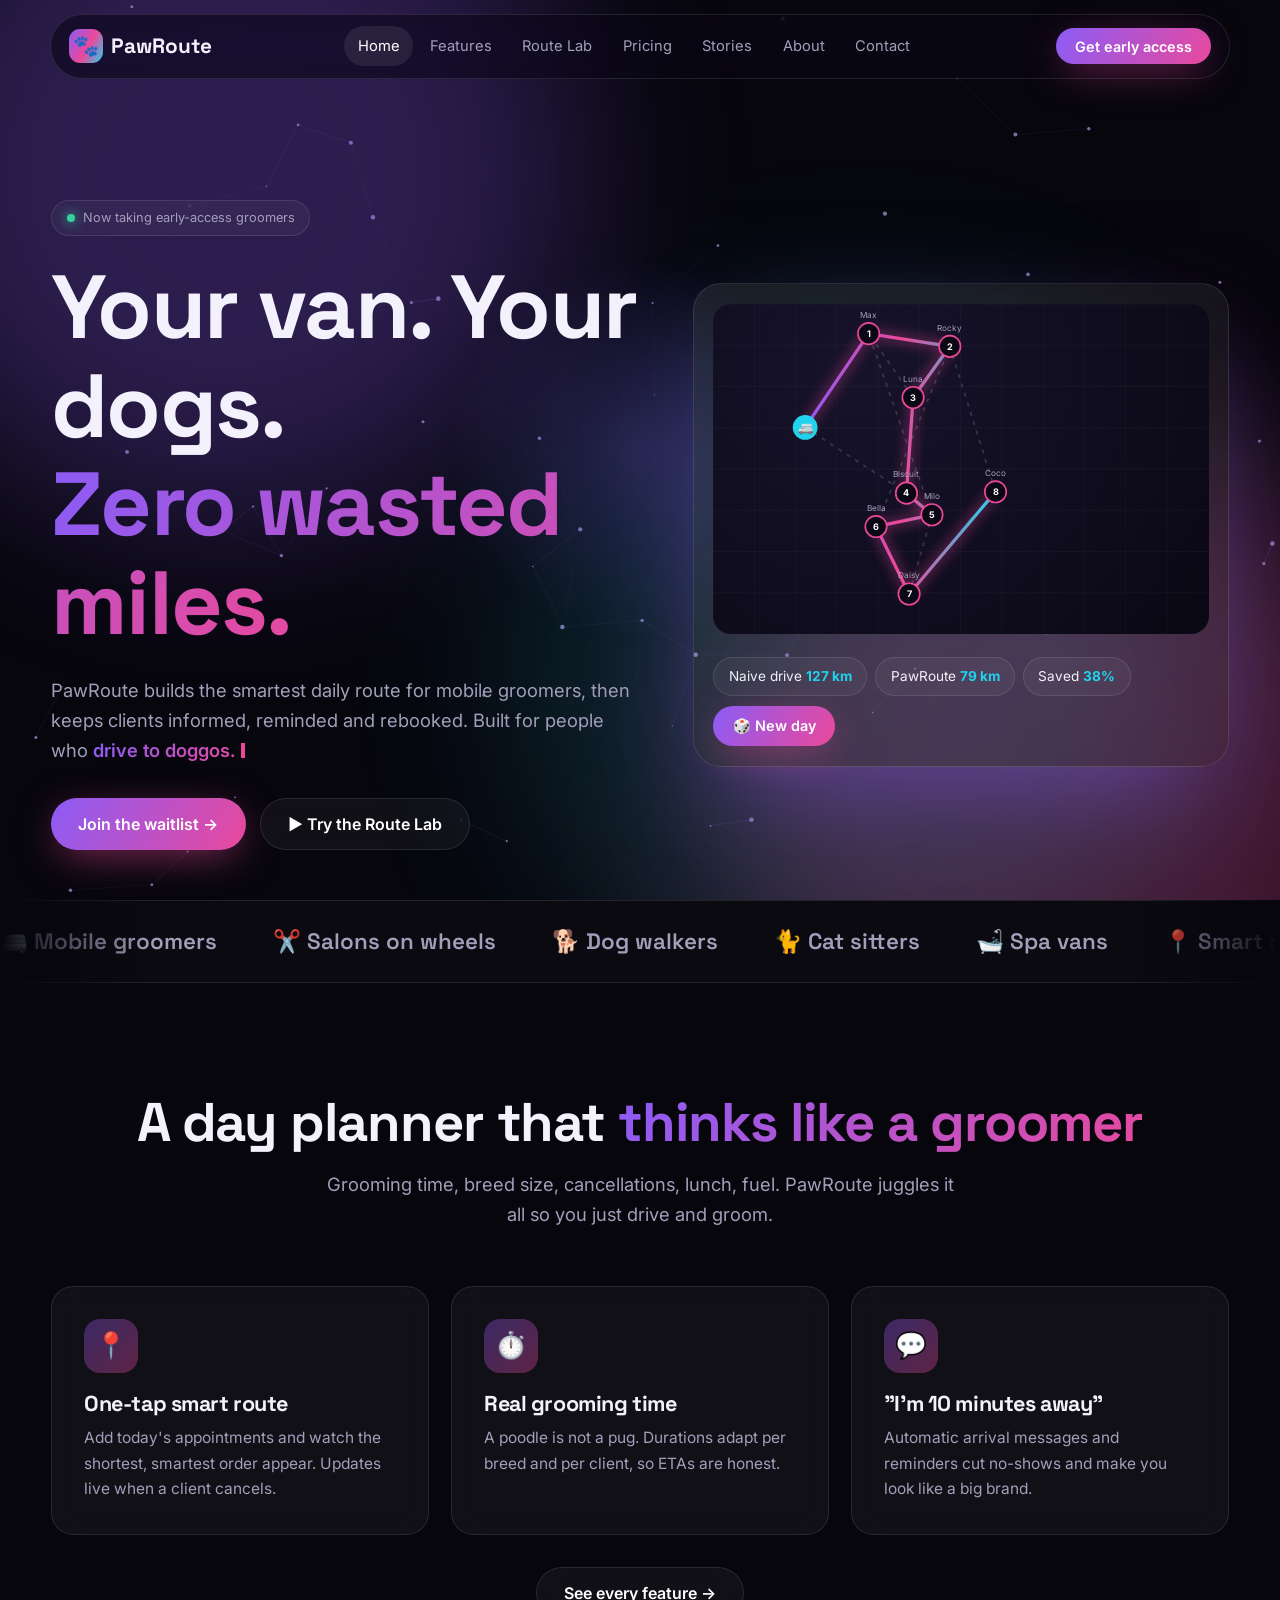
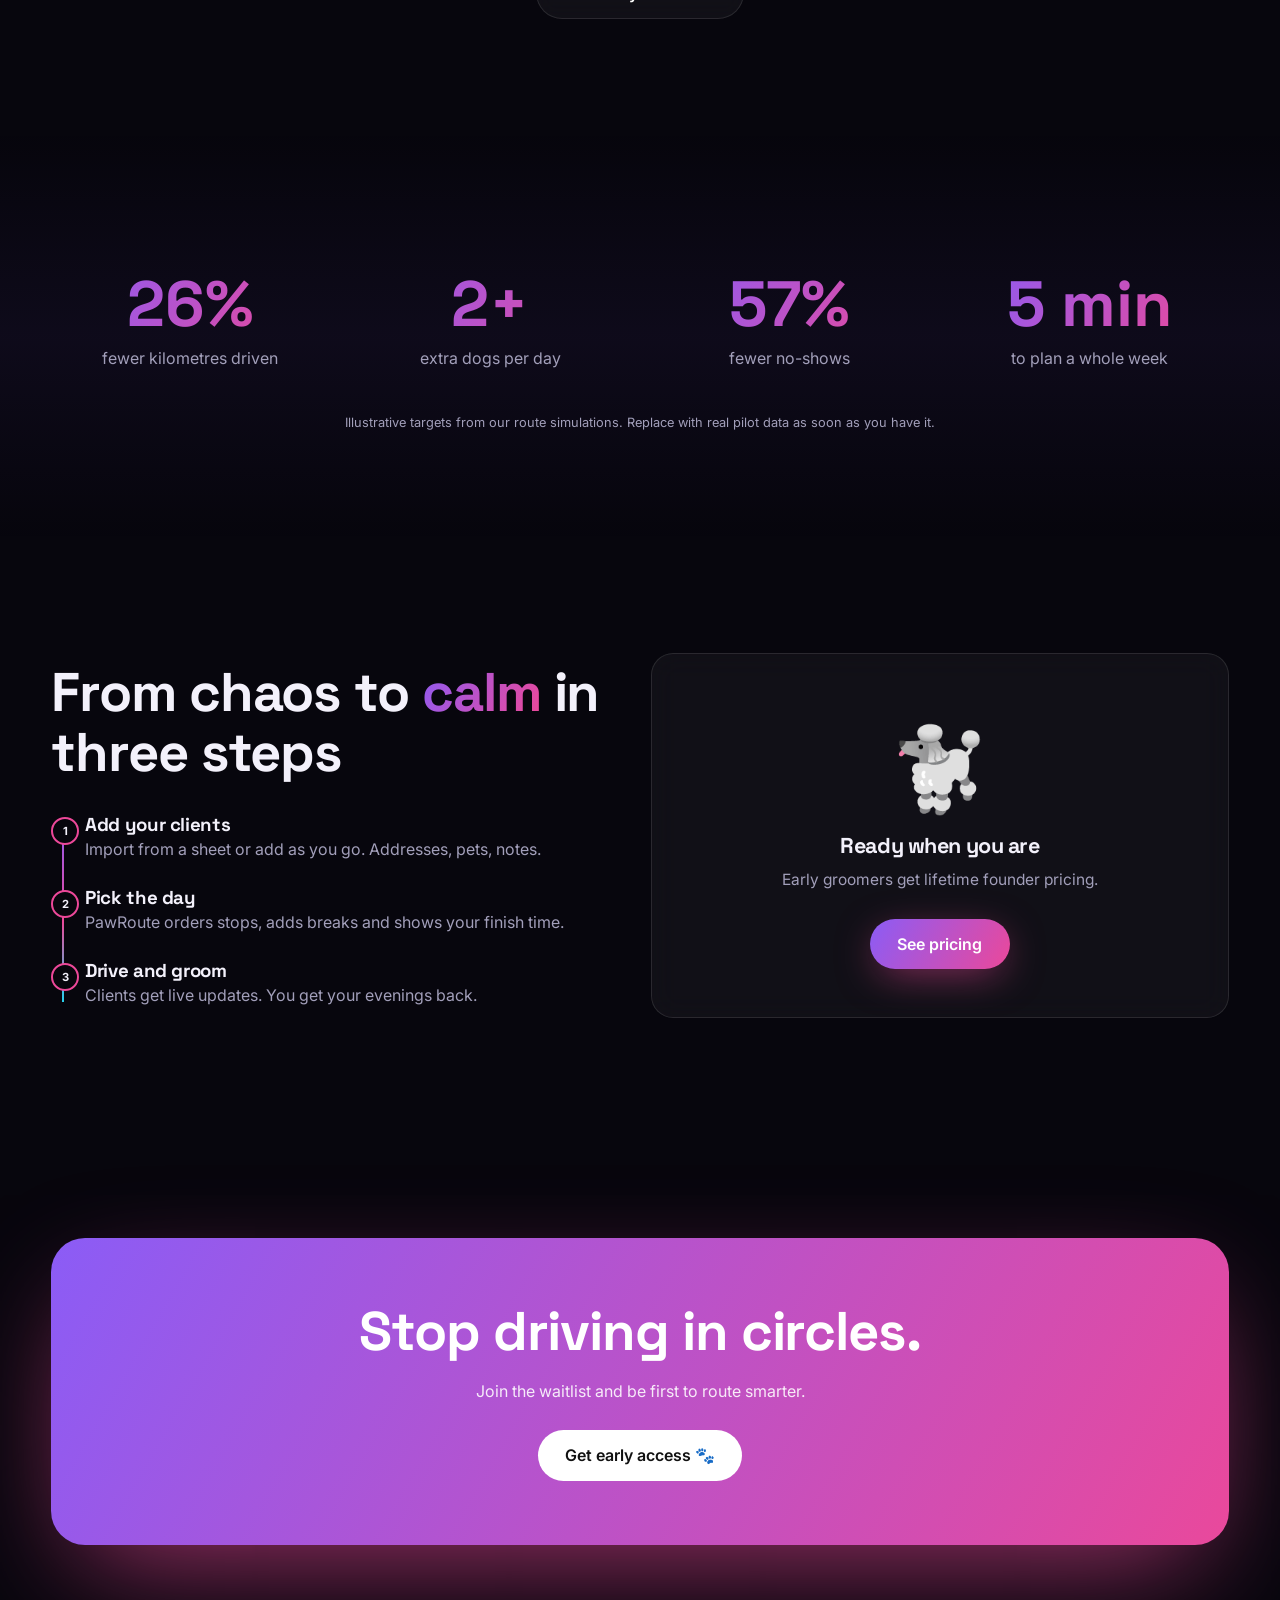
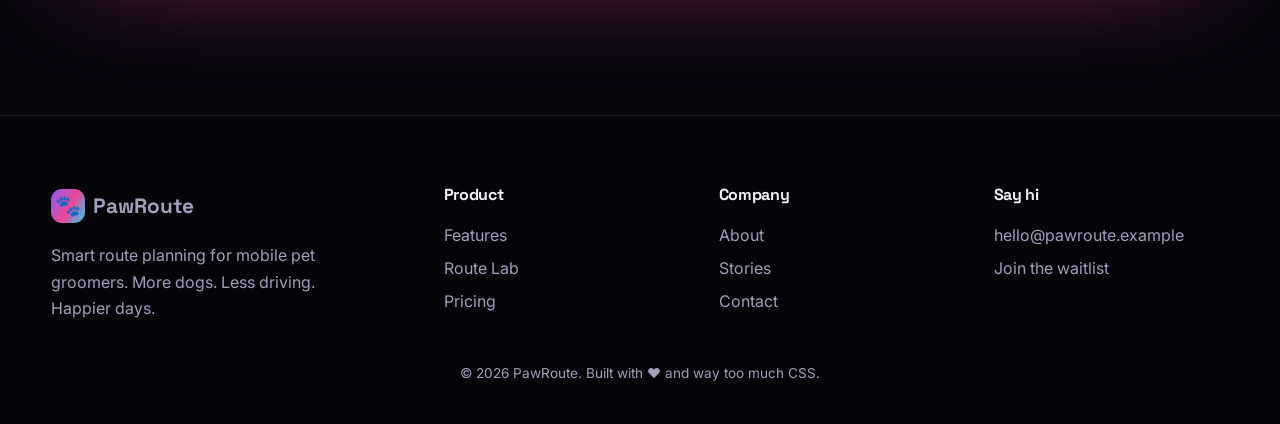
<file: index.html>
<!doctype html>
<html lang="en">
<head>
<meta charset="utf-8">
<meta name="viewport" content="width=device-width,initial-scale=1">
<title>PawRoute — Smart routes for mobile pet groomers</title>
<meta name="description" content="PawRoute plans the perfect day for mobile pet groomers: fewer kilometres, more dogs, happier clients.">
<link rel="preconnect" href="https://fonts.googleapis.com">
<link href="https://fonts.googleapis.com/css2?family=Inter:wght@400;500;600&family=Space+Grotesk:wght@500;700&display=swap" rel="stylesheet">
<link rel="stylesheet" href="style.css">
</head>
<body>

<header class="hero"><div class="wrap hero-grid">
  <div>
    <span class="eyebrow rv"><b></b> Now taking early-access groomers</span>
    <h1 class="rv d1">Your van. Your dogs.<br><span class="grad">Zero wasted miles.</span></h1>
    <p class="lead rv d2">PawRoute builds the smartest daily route for mobile groomers, then keeps clients informed, reminded and rebooked. Built for people who
      <span class="grad" style="font-weight:600"><span id="typed" data-words='["drive to doggos.","groom for a living.","hate traffic.","love clean paws."]'></span><span class="caret"></span></span></p>
    <div class="cta-row rv d3">
      <a href="contact.html" class="btn">Join the waitlist →</a>
      <a href="routes.html" class="btn ghost">▶ Try the Route Lab</a>
    </div>
  </div>
  <div class="demo rv d2">
    <svg id="route-svg" viewBox="0 0 600 400" data-stops="8" aria-label="Animated route optimisation demo"></svg>
    <div class="bar"><div id="demo-stats" style="display:flex;gap:8px;flex-wrap:wrap"></div><button class="btn" id="shuffle">🎲 New day</button></div>
  </div>
</div></header>

<div class="marquee"><div>
  <span>🚐 Mobile groomers</span><span>✂️ Salons on wheels</span><span>🐕 Dog walkers</span><span>🐈 Cat sitters</span><span>🛁 Spa vans</span><span>📍 Smart routing</span><span>⏰ Auto reminders</span><span>💬 Client updates</span>
  <span>🚐 Mobile groomers</span><span>✂️ Salons on wheels</span><span>🐕 Dog walkers</span><span>🐈 Cat sitters</span><span>🛁 Spa vans</span><span>📍 Smart routing</span><span>⏰ Auto reminders</span><span>💬 Client updates</span>
</div></div>

<section><div class="wrap">
  <div class="center rv"><h2>A day planner that <span class="grad">thinks like a groomer</span></h2>
  <p class="lead">Grooming time, breed size, cancellations, lunch, fuel. PawRoute juggles it all so you just drive and groom.</p></div>
  <div class="grid g3" style="margin-top:3.5rem">
    <div class="card rv"><div class="ic">📍</div><h3>One-tap smart route</h3><p>Add today's appointments and watch the shortest, smartest order appear. Updates live when a client cancels.</p></div>
    <div class="card rv d1"><div class="ic">⏱️</div><h3>Real grooming time</h3><p>A poodle is not a pug. Durations adapt per breed and per client, so ETAs are honest.</p></div>
    <div class="card rv d2"><div class="ic">💬</div><h3>"I'm 10 minutes away"</h3><p>Automatic arrival messages and reminders cut no-shows and make you look like a big brand.</p></div>
  </div>
  <p class="center rv" style="margin-top:2rem"><a href="features.html" class="btn ghost">See every feature →</a></p>
</div></section>

<section style="background:linear-gradient(180deg,transparent,rgba(139,92,246,.06),transparent)"><div class="wrap">
  <div class="grid g4">
    <div class="stat rv"><div class="num grad" data-count="27" data-suffix="%">0</div><p>fewer kilometres driven</p></div>
    <div class="stat rv d1"><div class="num grad" data-count="2" data-suffix="+">0</div><p>extra dogs per day</p></div>
    <div class="stat rv d2"><div class="num grad" data-count="60" data-suffix="%">0</div><p>fewer no-shows</p></div>
    <div class="stat rv d3"><div class="num grad" data-count="5" data-suffix=" min">0</div><p>to plan a whole week</p></div>
  </div>
  <p class="center" style="color:var(--muted);font-size:.8rem;margin-top:1rem">Illustrative targets from our route simulations. Replace with real pilot data as soon as you have it.</p>
</div></section>

<section><div class="wrap grid g2" style="align-items:center">
  <div class="rv"><h2>From chaos to <span class="grad">calm</span> in three steps</h2>
    <div class="steps" style="margin-top:2rem">
      <div class="step" data-n="1"><h3>Add your clients</h3><p style="color:var(--muted)">Import from a sheet or add as you go. Addresses, pets, notes.</p></div>
      <div class="step" data-n="2"><h3>Pick the day</h3><p style="color:var(--muted)">PawRoute orders stops, adds breaks and shows your finish time.</p></div>
      <div class="step" data-n="3"><h3>Drive and groom</h3><p style="color:var(--muted)">Clients get live updates. You get your evenings back.</p></div>
    </div></div>
  <div class="card rv d1 center" style="padding:3rem"><div style="font-size:5rem">🐩</div><h3>Ready when you are</h3><p>Early groomers get lifetime founder pricing.</p><br><a href="pricing.html" class="btn">See pricing</a></div>
</div></section>

<section><div class="wrap"><div class="band rv">
  <h2>Stop driving in circles.</h2><p>Join the waitlist and be first to route smarter.</p><a href="contact.html" class="btn">Get early access 🐾</a>
</div></div></section>

<script src="script.js"></script>
</body>
</html>
</file>
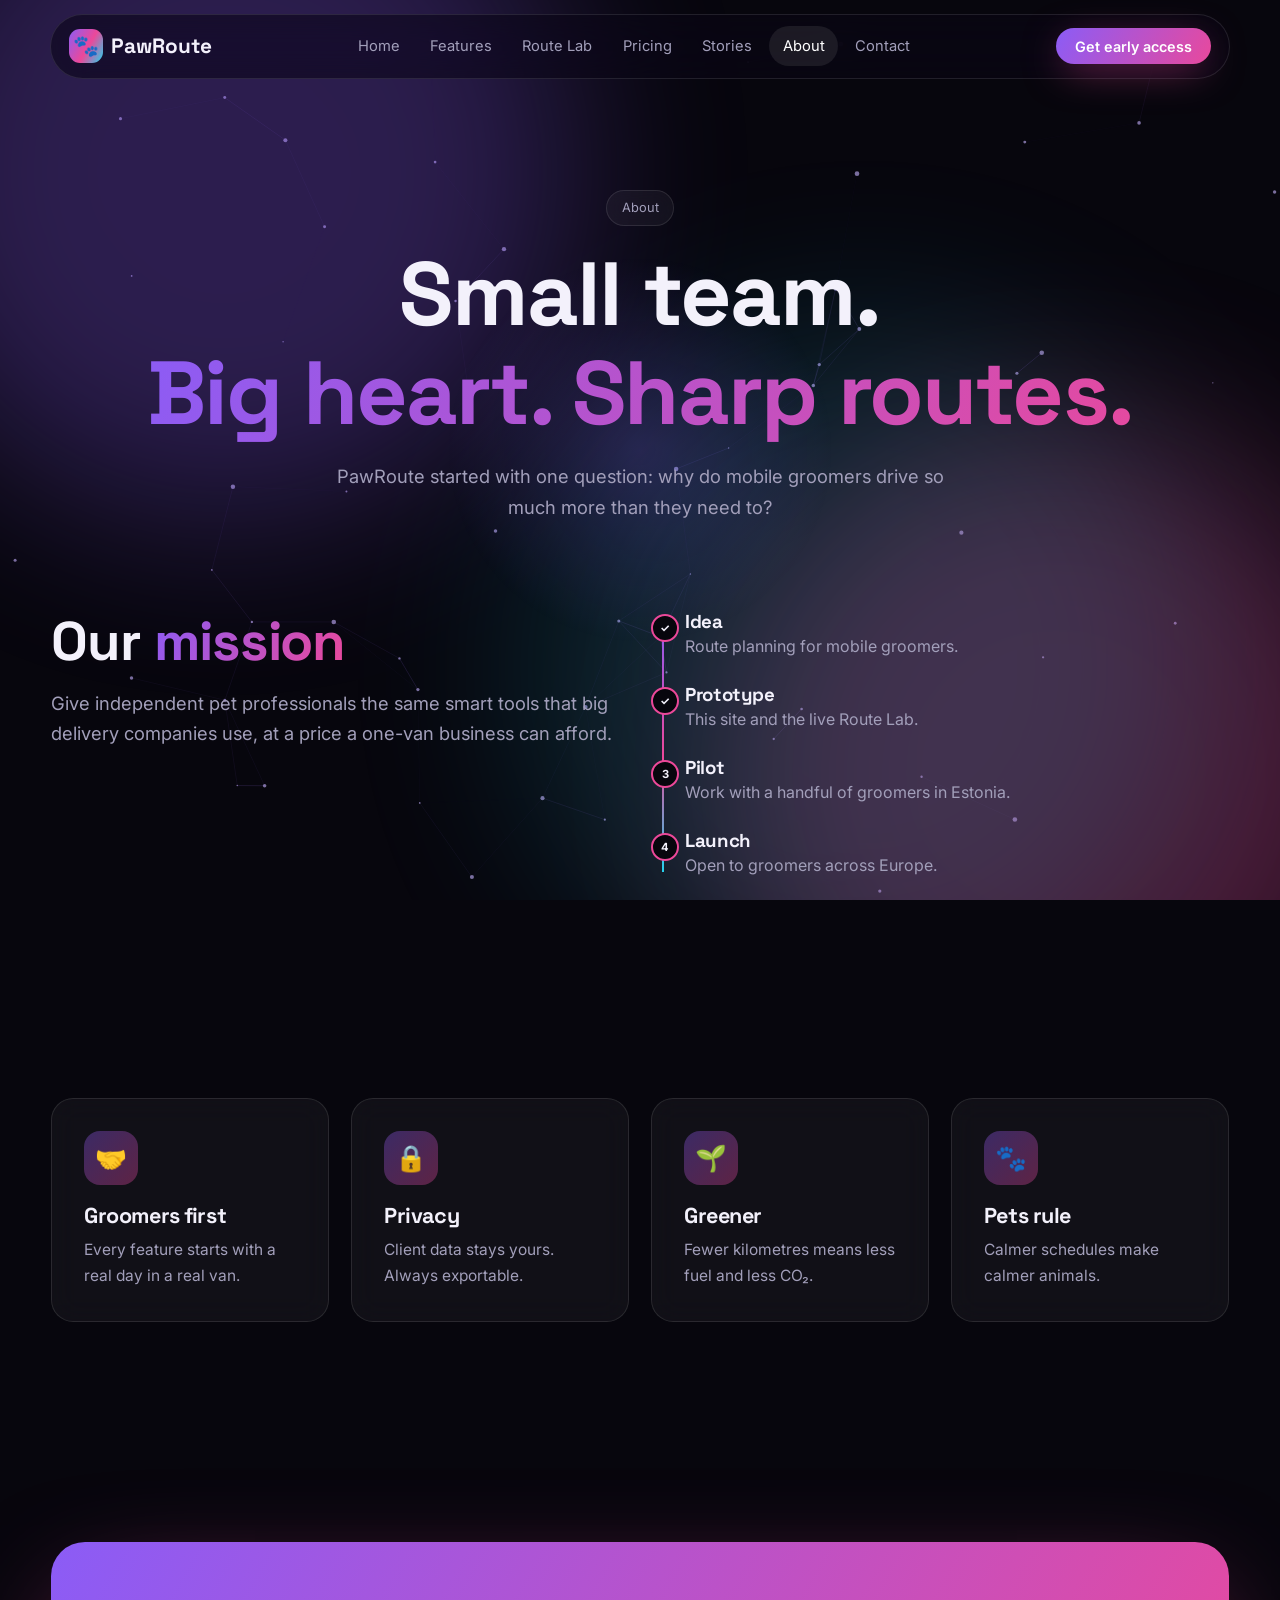
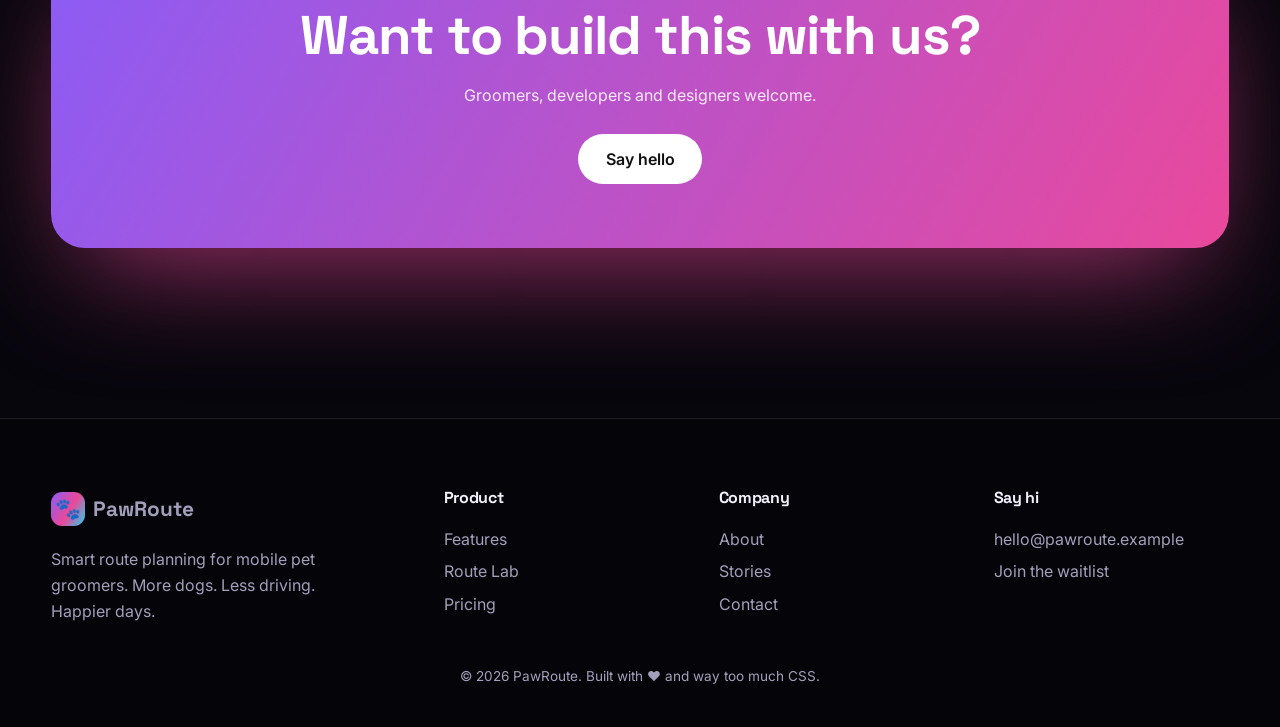
<file: about.html>
<!doctype html>
<html lang="en">
<head>
<meta charset="utf-8">
<meta name="viewport" content="width=device-width,initial-scale=1">
<title>About — PawRoute</title>
<meta name="description" content="Why PawRoute exists and where it is going.">
<link href="https://fonts.googleapis.com/css2?family=Inter:wght@400;500;600&family=Space+Grotesk:wght@500;700&display=swap" rel="stylesheet">
<link rel="stylesheet" href="style.css">
</head>
<body>
<header class="page-hero center"><div class="wrap">
  <span class="eyebrow rv">About</span>
  <h1 class="rv d1" style="margin:1.2rem 0">Small team.<br><span class="grad">Big heart. Sharp routes.</span></h1>
  <p class="lead rv d2">PawRoute started with one question: why do mobile groomers drive so much more than they need to?</p>
</div></header>

<section style="padding-top:30px"><div class="wrap grid g2" style="align-items:start">
  <div class="rv"><h2>Our <span class="grad">mission</span></h2>
    <p class="lead">Give independent pet professionals the same smart tools that big delivery companies use, at a price a one-van business can afford.</p></div>
  <div class="steps rv d1">
    <div class="step" data-n="✓"><h3>Idea</h3><p style="color:var(--muted)">Route planning for mobile groomers.</p></div>
    <div class="step" data-n="✓"><h3>Prototype</h3><p style="color:var(--muted)">This site and the live Route Lab.</p></div>
    <div class="step" data-n="3"><h3>Pilot</h3><p style="color:var(--muted)">Work with a handful of groomers in Estonia.</p></div>
    <div class="step" data-n="4"><h3>Launch</h3><p style="color:var(--muted)">Open to groomers across Europe.</p></div>
  </div>
</div></section>

<section><div class="wrap"><div class="grid g4">
  <div class="card rv"><div class="ic">🤝</div><h3>Groomers first</h3><p>Every feature starts with a real day in a real van.</p></div>
  <div class="card rv d1"><div class="ic">🔒</div><h3>Privacy</h3><p>Client data stays yours. Always exportable.</p></div>
  <div class="card rv d2"><div class="ic">🌱</div><h3>Greener</h3><p>Fewer kilometres means less fuel and less CO₂.</p></div>
  <div class="card rv d3"><div class="ic">🐾</div><h3>Pets rule</h3><p>Calmer schedules make calmer animals.</p></div>
</div></div></section>
<section><div class="wrap"><div class="band rv"><h2>Want to build this with us?</h2><p>Groomers, developers and designers welcome.</p><a href="contact.html" class="btn">Say hello</a></div></div></section>
<script src="script.js"></script>
</body>
</html>
</file>
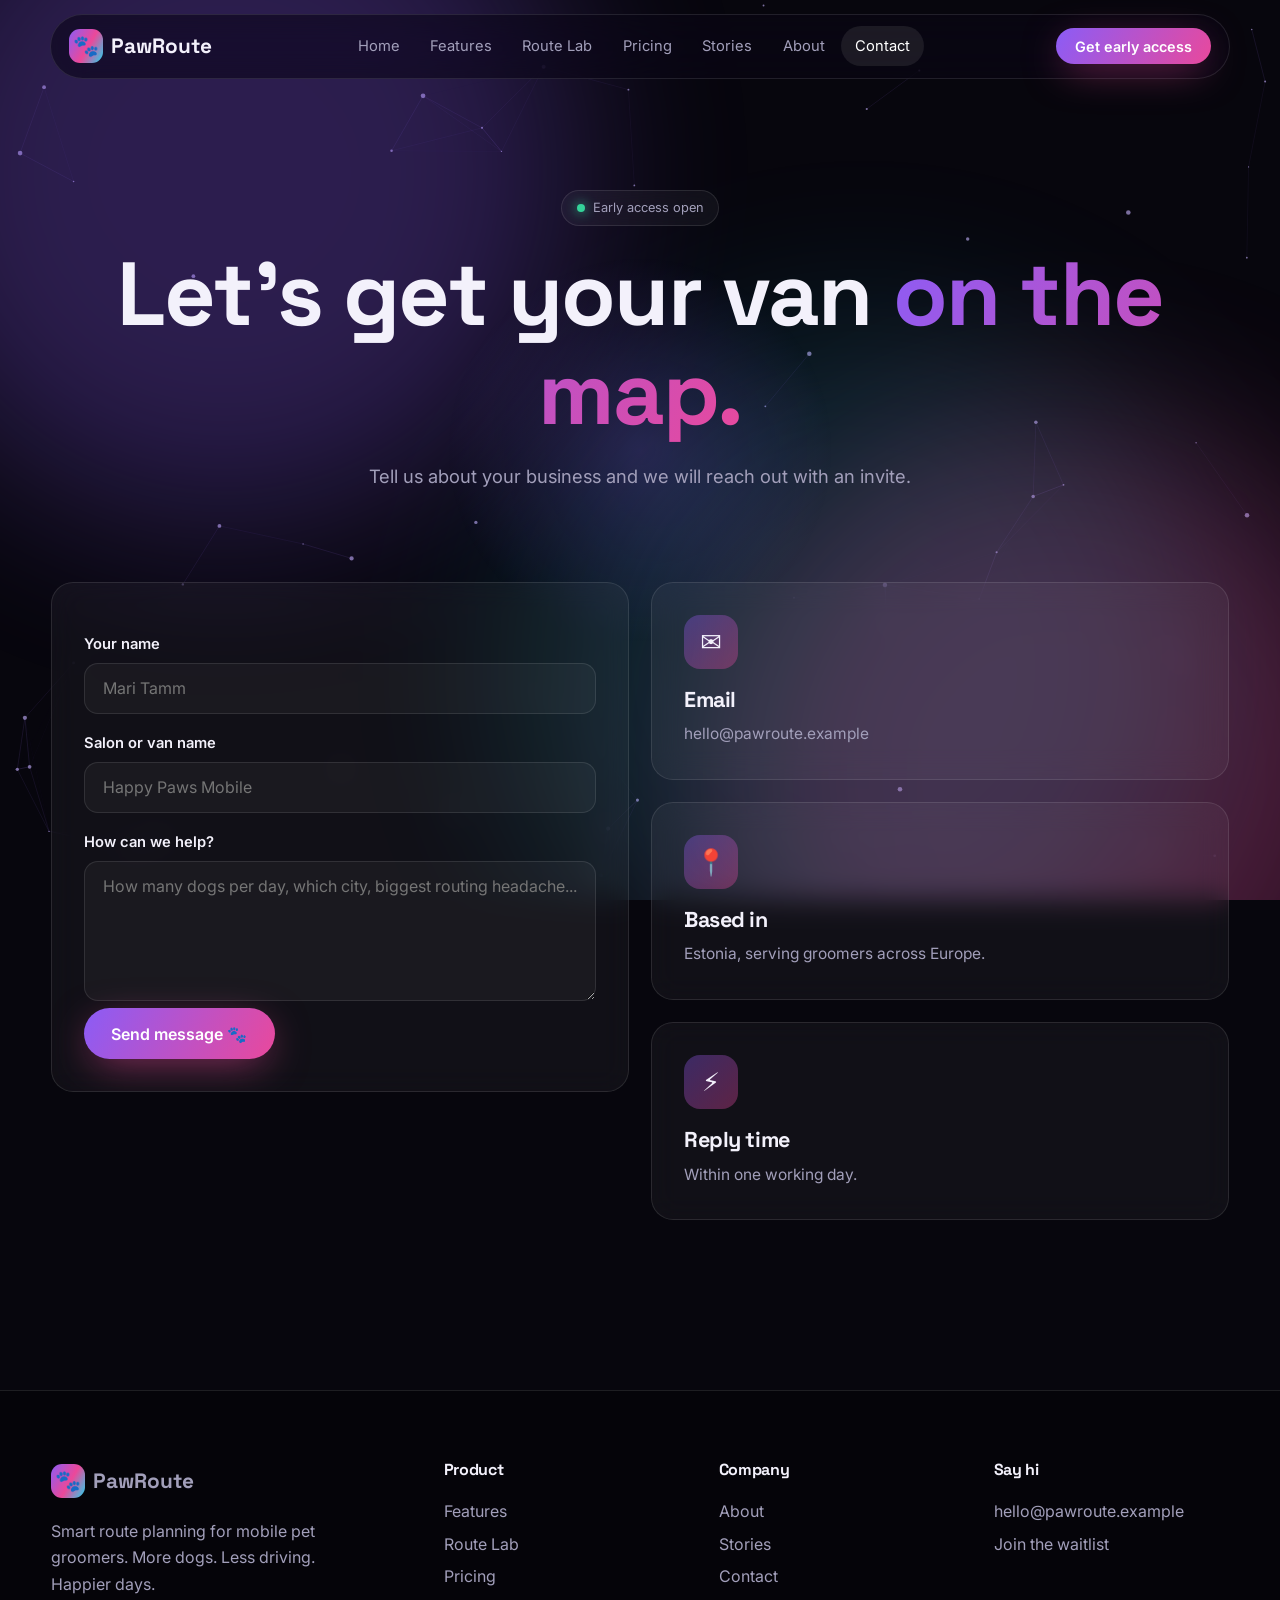
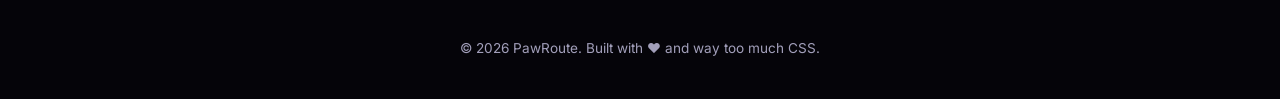
<file: contact.html>
<!doctype html>
<html lang="en">
<head>
<meta charset="utf-8">
<meta name="viewport" content="width=device-width,initial-scale=1">
<title>Contact — PawRoute</title>
<meta name="description" content="Join the PawRoute early-access waitlist or get in touch.">
<link href="https://fonts.googleapis.com/css2?family=Inter:wght@400;500;600&family=Space+Grotesk:wght@500;700&display=swap" rel="stylesheet">
<link rel="stylesheet" href="style.css">
</head>
<body>
<header class="page-hero center"><div class="wrap">
  <span class="eyebrow rv"><b></b> Early access open</span>
  <h1 class="rv d1" style="margin:1.2rem 0">Let's get your van <span class="grad">on the map.</span></h1>
  <p class="lead rv d2">Tell us about your business and we will reach out with an invite.</p>
</div></header>

<section style="padding-top:30px"><div class="wrap grid g2" style="align-items:start">
  <form class="card rv" id="contact-form">
    <label for="name">Your name</label><input id="name" name="name" required placeholder="Mari Tamm">
    <label for="biz">Salon or van name</label><input id="biz" name="biz" placeholder="Happy Paws Mobile">
    <label for="msg">How can we help?</label><textarea id="msg" name="msg" required placeholder="How many dogs per day, which city, biggest routing headache..."></textarea>
    <br><button class="btn" type="submit">Send message 🐾</button>
  </form>
  <div class="grid rv d1">
    <div class="card"><div class="ic">✉️</div><h3>Email</h3><p>hello@pawroute.example</p></div>
    <div class="card"><div class="ic">📍</div><h3>Based in</h3><p>Estonia, serving groomers across Europe.</p></div>
    <div class="card"><div class="ic">⚡</div><h3>Reply time</h3><p>Within one working day.</p></div>
  </div>
</div></section>
<script src="script.js"></script>
</body>
</html>
</file>
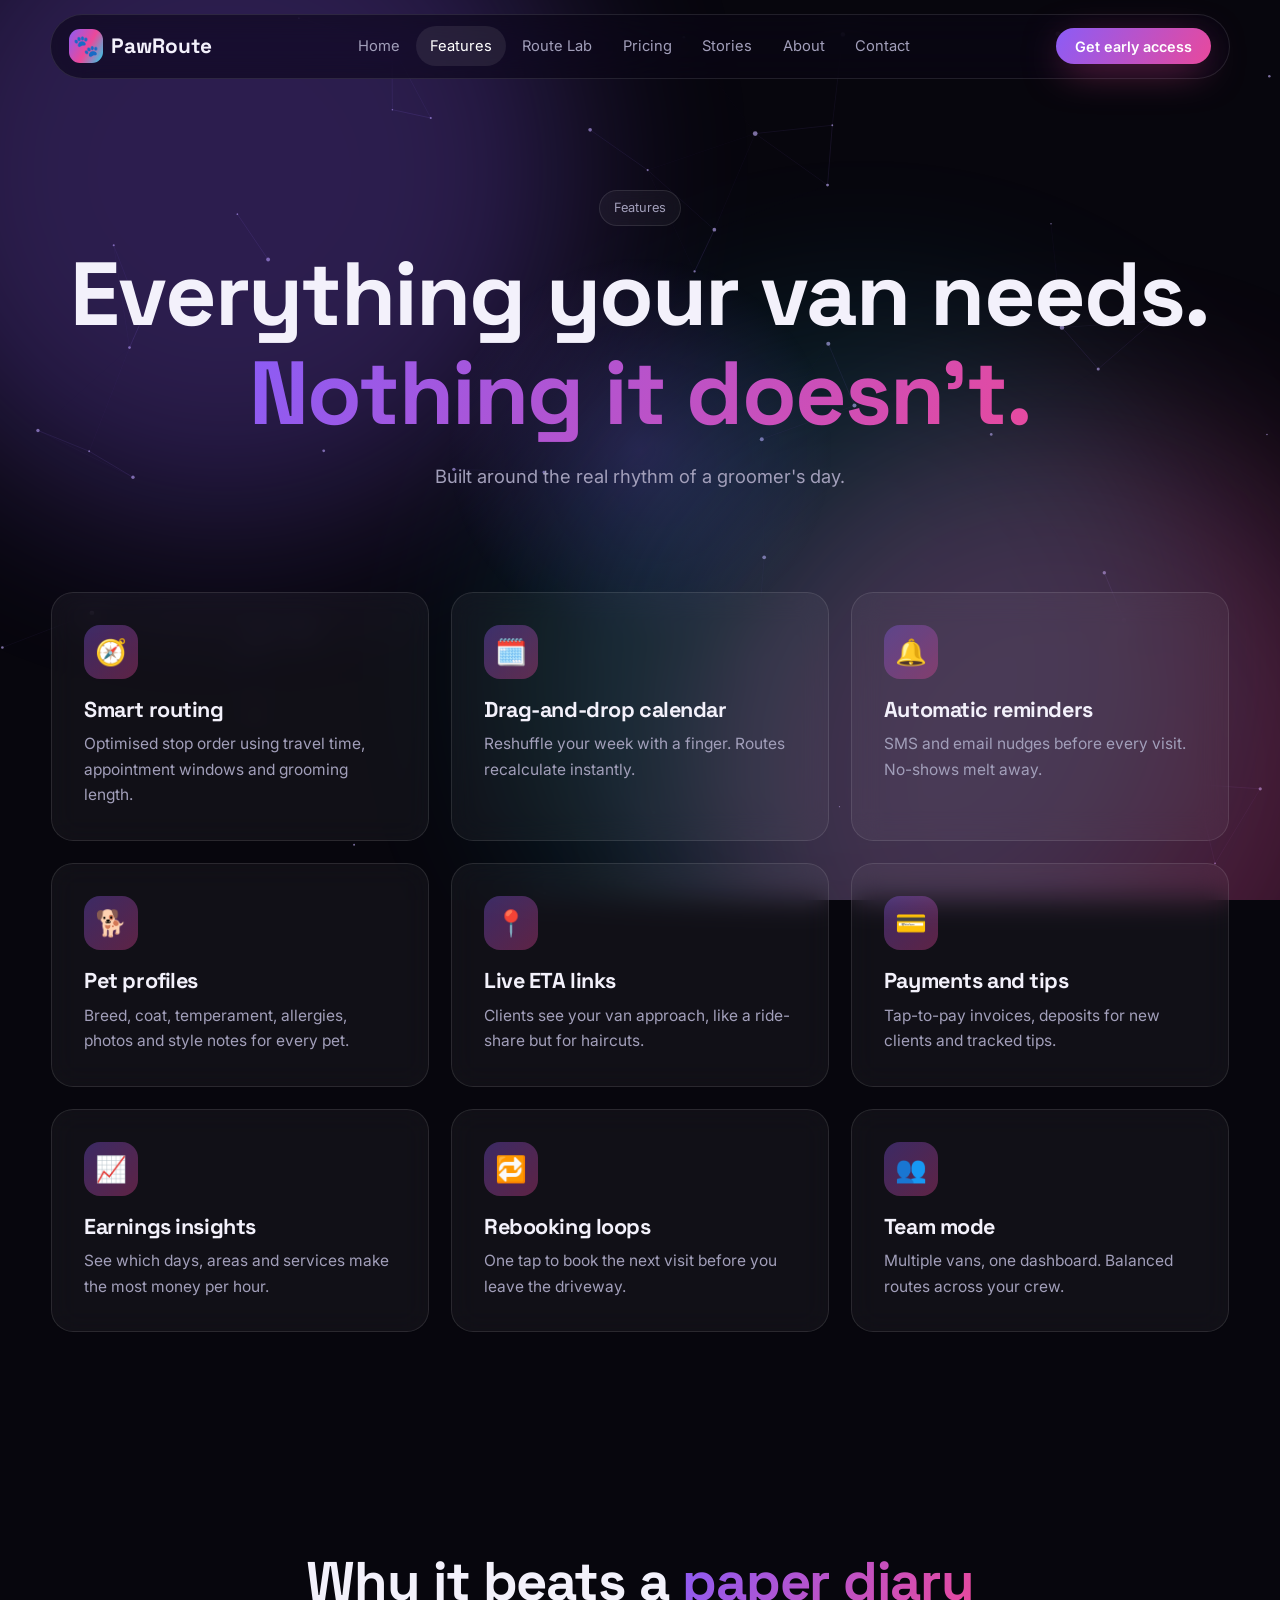
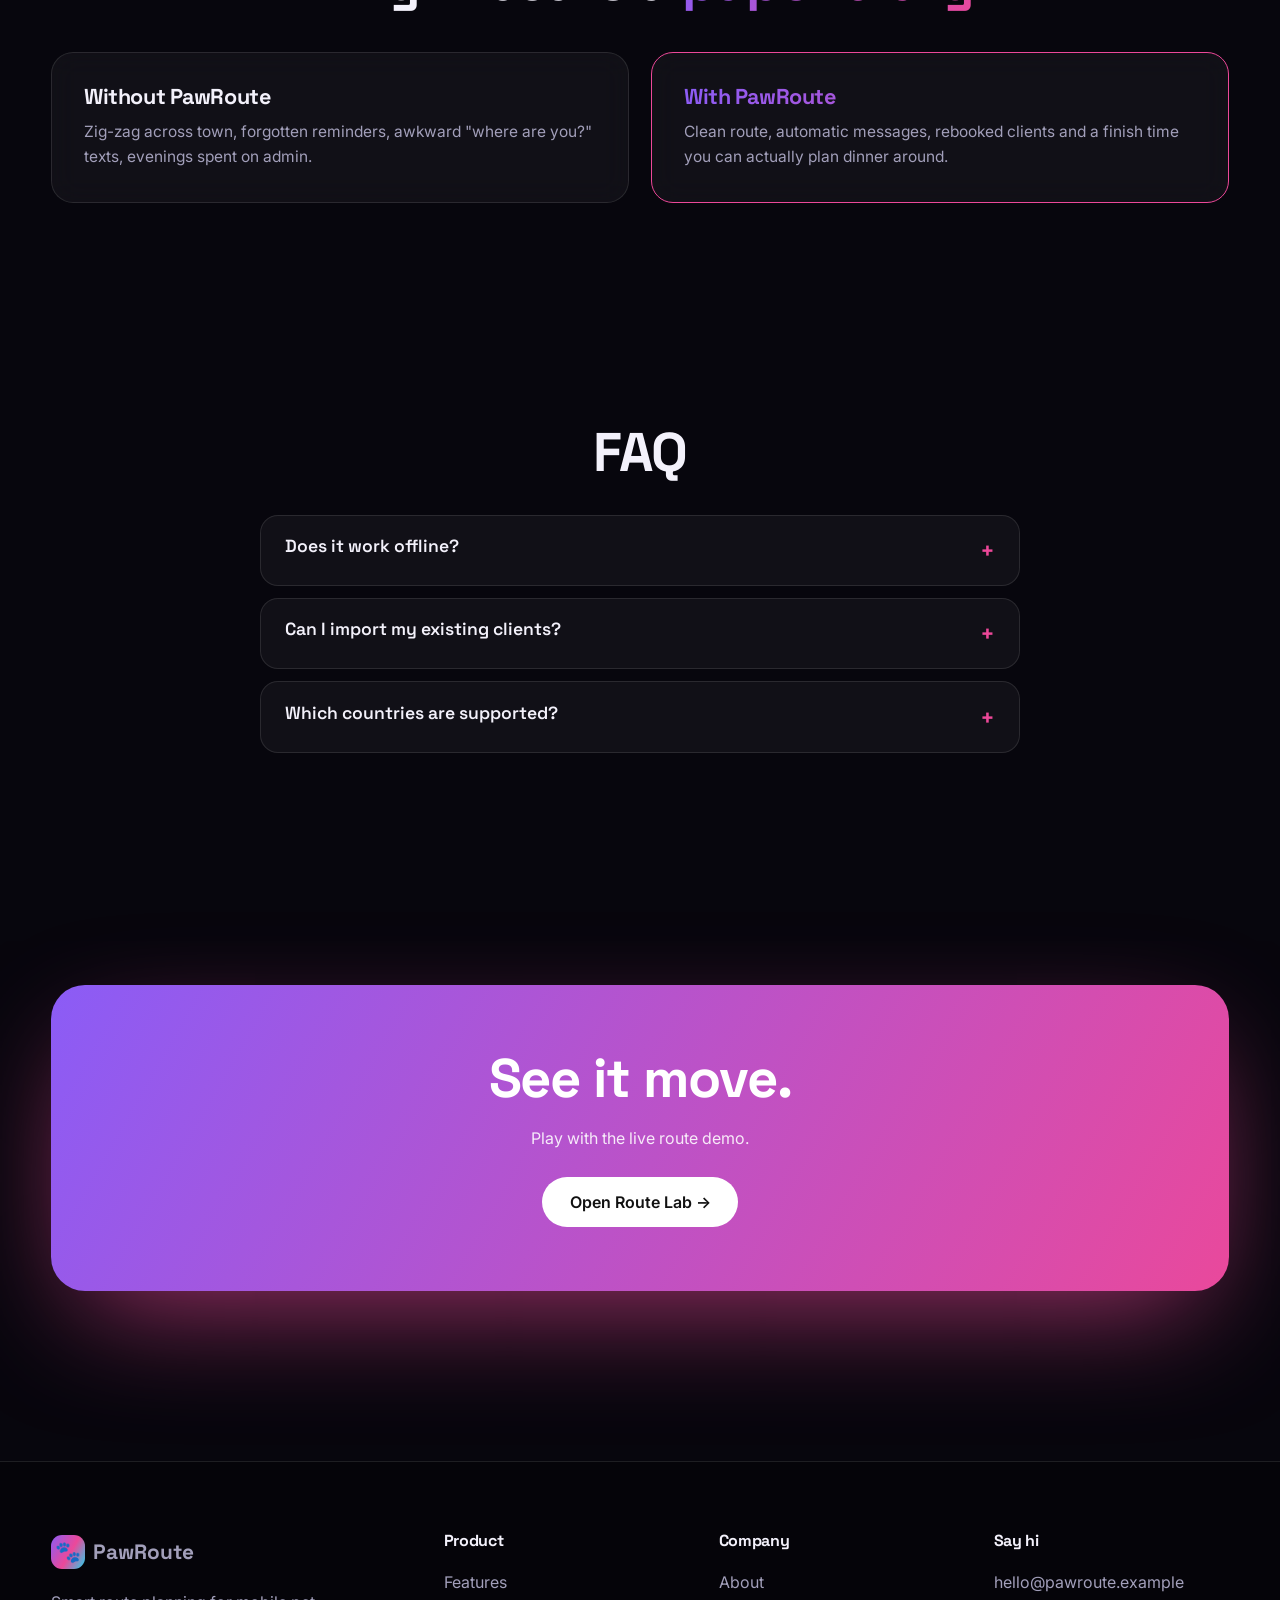
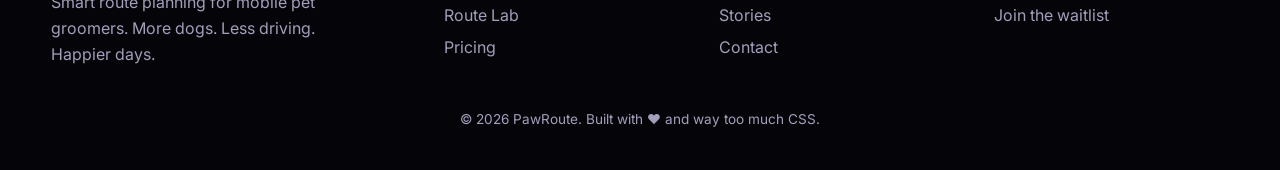
<file: features.html>
<!doctype html>
<html lang="en">
<head>
<meta charset="utf-8">
<meta name="viewport" content="width=device-width,initial-scale=1">
<title>Features — PawRoute</title>
<meta name="description" content="Everything a mobile pet groomer needs: routing, scheduling, reminders, client profiles and analytics.">
<link href="https://fonts.googleapis.com/css2?family=Inter:wght@400;500;600&family=Space+Grotesk:wght@500;700&display=swap" rel="stylesheet">
<link rel="stylesheet" href="style.css">
</head>
<body>
<header class="page-hero center"><div class="wrap">
  <span class="eyebrow rv">Features</span>
  <h1 class="rv d1" style="margin:1.2rem 0">Everything your van needs.<br><span class="grad">Nothing it doesn't.</span></h1>
  <p class="lead rv d2">Built around the real rhythm of a groomer's day.</p>
</div></header>

<section style="padding-top:40px"><div class="wrap grid g3">
  <div class="card rv"><div class="ic">🧭</div><h3>Smart routing</h3><p>Optimised stop order using travel time, appointment windows and grooming length.</p></div>
  <div class="card rv d1"><div class="ic">🗓️</div><h3>Drag-and-drop calendar</h3><p>Reshuffle your week with a finger. Routes recalculate instantly.</p></div>
  <div class="card rv d2"><div class="ic">🔔</div><h3>Automatic reminders</h3><p>SMS and email nudges before every visit. No-shows melt away.</p></div>
  <div class="card rv"><div class="ic">🐕</div><h3>Pet profiles</h3><p>Breed, coat, temperament, allergies, photos and style notes for every pet.</p></div>
  <div class="card rv d1"><div class="ic">📍</div><h3>Live ETA links</h3><p>Clients see your van approach, like a ride-share but for haircuts.</p></div>
  <div class="card rv d2"><div class="ic">💳</div><h3>Payments and tips</h3><p>Tap-to-pay invoices, deposits for new clients and tracked tips.</p></div>
  <div class="card rv"><div class="ic">📈</div><h3>Earnings insights</h3><p>See which days, areas and services make the most money per hour.</p></div>
  <div class="card rv d1"><div class="ic">🔁</div><h3>Rebooking loops</h3><p>One tap to book the next visit before you leave the driveway.</p></div>
  <div class="card rv d2"><div class="ic">👥</div><h3>Team mode</h3><p>Multiple vans, one dashboard. Balanced routes across your crew.</p></div>
</div></section>

<section><div class="wrap">
  <div class="center rv"><h2>Why it beats a <span class="grad">paper diary</span></h2></div>
  <div class="grid g2" style="margin-top:2.5rem">
    <div class="card rv"><h3>Without PawRoute</h3><p>Zig-zag across town, forgotten reminders, awkward "where are you?" texts, evenings spent on admin.</p></div>
    <div class="card rv d1" style="border-color:var(--b)"><h3 class="grad">With PawRoute</h3><p>Clean route, automatic messages, rebooked clients and a finish time you can actually plan dinner around.</p></div>
  </div>
</div></section>

<section><div class="wrap center rv"><h2>FAQ</h2><div style="text-align:left;max-width:760px;margin:2rem auto 0">
  <details><summary>Does it work offline?</summary><p>Your day's route is cached on the phone, so dead zones do not break your schedule.</p></details>
  <details><summary>Can I import my existing clients?</summary><p>Yes, upload a CSV or spreadsheet and PawRoute maps the columns for you.</p></details>
  <details><summary>Which countries are supported?</summary><p>Launching in Europe first, starting with Estonia and the Nordics, then expanding.</p></details>
</div></div></section>

<section><div class="wrap"><div class="band rv"><h2>See it move.</h2><p>Play with the live route demo.</p><a href="routes.html" class="btn">Open Route Lab →</a></div></div></section>
<script src="script.js"></script>
</body>
</html>
</file>
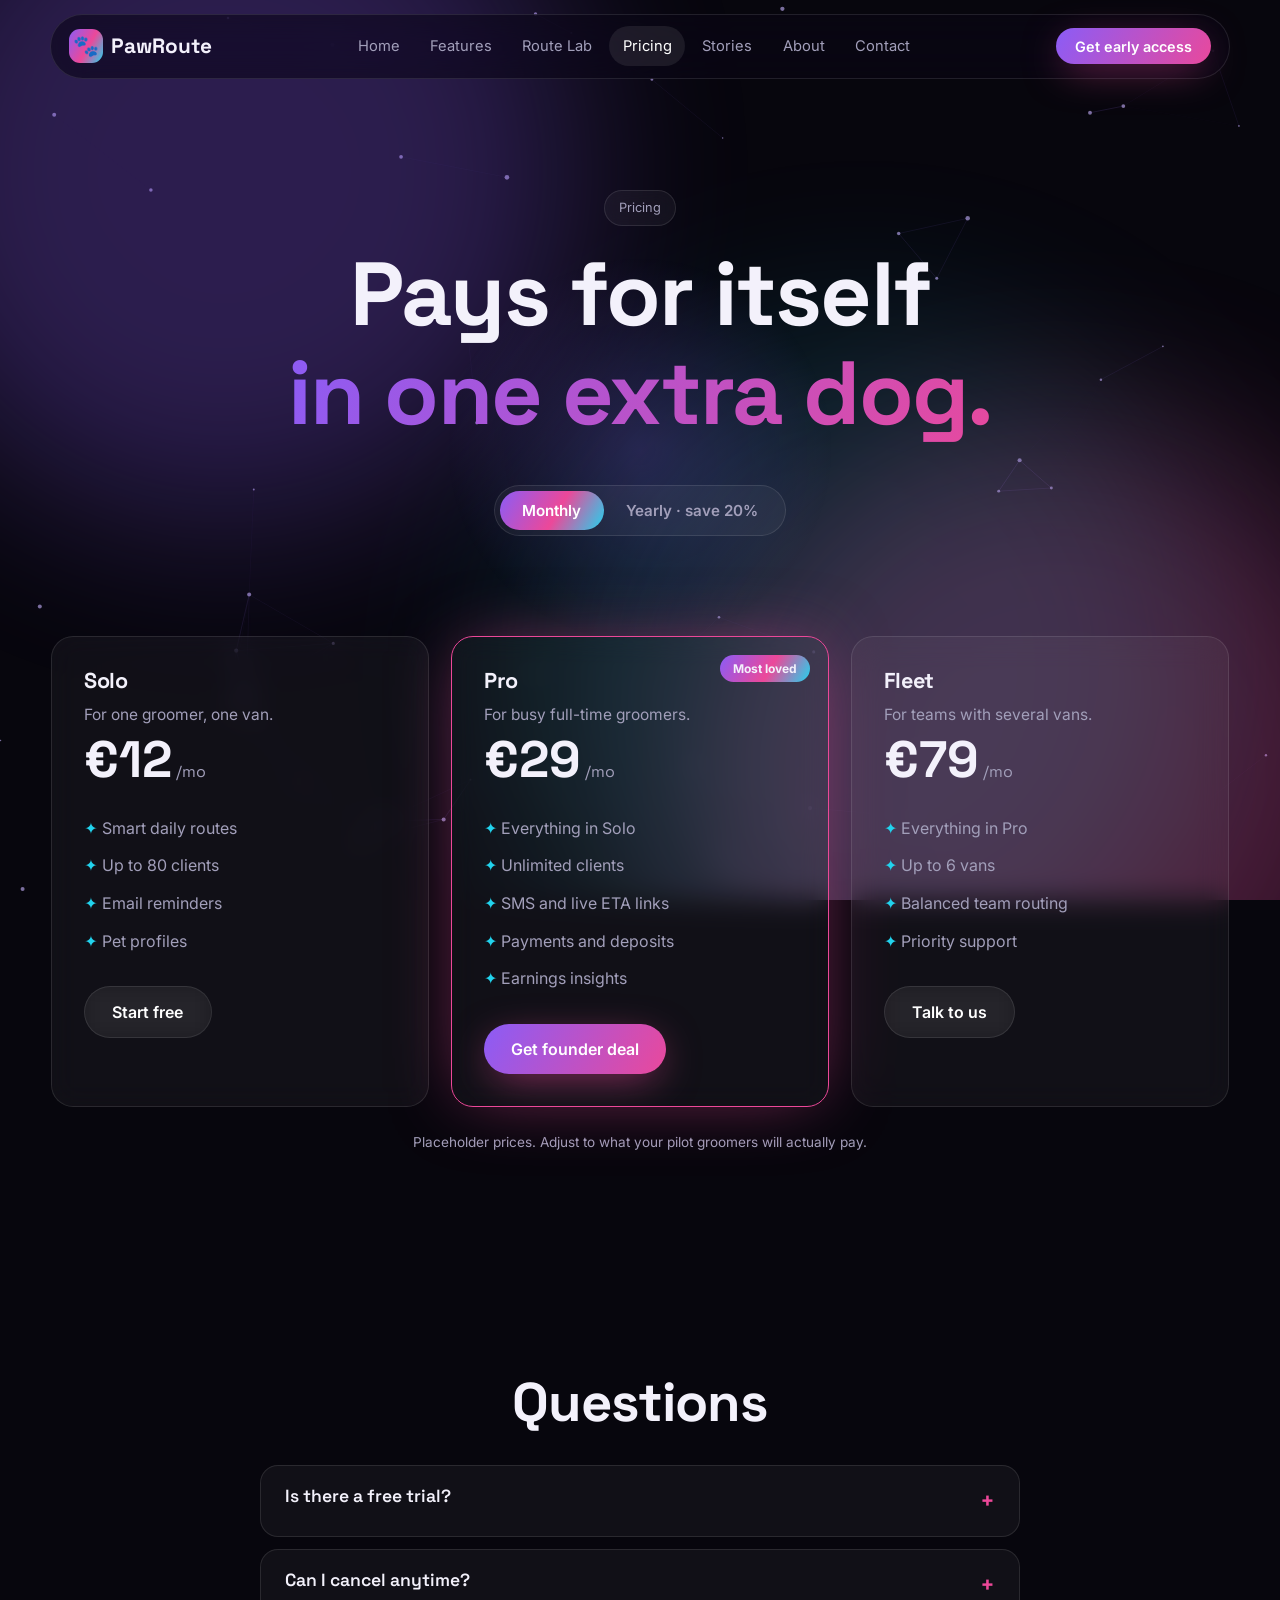
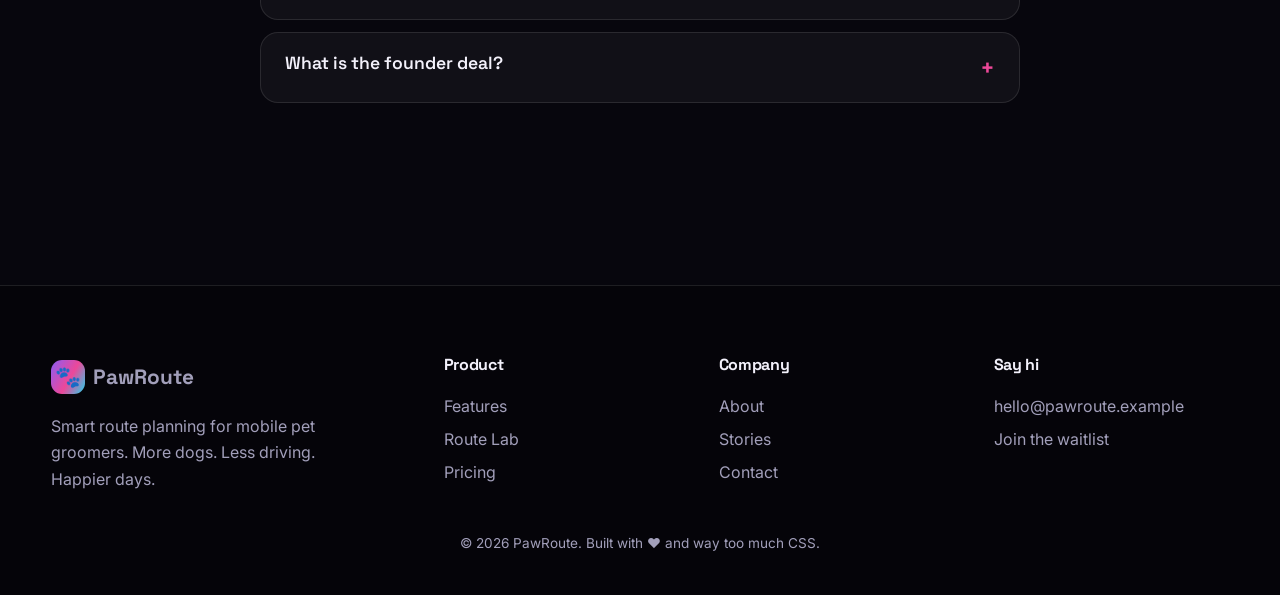
<file: pricing.html>
<!doctype html>
<html lang="en">
<head>
<meta charset="utf-8">
<meta name="viewport" content="width=device-width,initial-scale=1">
<title>Pricing — PawRoute</title>
<meta name="description" content="Simple pricing for solo groomers and growing fleets. Founder discounts for early access.">
<link href="https://fonts.googleapis.com/css2?family=Inter:wght@400;500;600&family=Space+Grotesk:wght@500;700&display=swap" rel="stylesheet">
<link rel="stylesheet" href="style.css">
</head>
<body>
<header class="page-hero center"><div class="wrap">
  <span class="eyebrow rv">Pricing</span>
  <h1 class="rv d1" style="margin:1.2rem 0">Pays for itself<br><span class="grad">in one extra dog.</span></h1>
  <div class="toggle rv d2"><button class="on" data-mode="monthly">Monthly</button><button data-mode="yearly">Yearly · save 20%</button></div>
</div></header>

<section style="padding-top:0"><div class="wrap grid g3" style="align-items:stretch">
  <div class="card plan rv"><h3>Solo</h3><p>For one groomer, one van.</p>
    <div class="price">€<span data-m="12" data-y="9">12</span><small> /mo</small></div>
    <ul><li>Smart daily routes</li><li>Up to 80 clients</li><li>Email reminders</li><li>Pet profiles</li></ul><a href="contact.html" class="btn ghost">Start free</a></div>
  <div class="card plan pop rv d1"><span class="badge">Most loved</span><h3>Pro</h3><p>For busy full-time groomers.</p>
    <div class="price">€<span data-m="29" data-y="23">29</span><small> /mo</small></div>
    <ul><li>Everything in Solo</li><li>Unlimited clients</li><li>SMS and live ETA links</li><li>Payments and deposits</li><li>Earnings insights</li></ul><a href="contact.html" class="btn">Get founder deal</a></div>
  <div class="card plan rv d2"><h3>Fleet</h3><p>For teams with several vans.</p>
    <div class="price">€<span data-m="79" data-y="63">79</span><small> /mo</small></div>
    <ul><li>Everything in Pro</li><li>Up to 6 vans</li><li>Balanced team routing</li><li>Priority support</li></ul><a href="contact.html" class="btn ghost">Talk to us</a></div>
</div>
<p class="center" style="color:var(--muted);font-size:.85rem;margin-top:1.5rem">Placeholder prices. Adjust to what your pilot groomers will actually pay.</p></section>

<section><div class="wrap center rv"><h2>Questions</h2><div style="text-align:left;max-width:760px;margin:2rem auto 0">
  <details><summary>Is there a free trial?</summary><p>Yes, 30 days with no card required for early-access groomers.</p></details>
  <details><summary>Can I cancel anytime?</summary><p>Always. Export your clients in one click.</p></details>
  <details><summary>What is the founder deal?</summary><p>The first groomers who join lock in their price for life.</p></details>
</div></div></section>
<script src="script.js"></script>
</body>
</html>
</file>
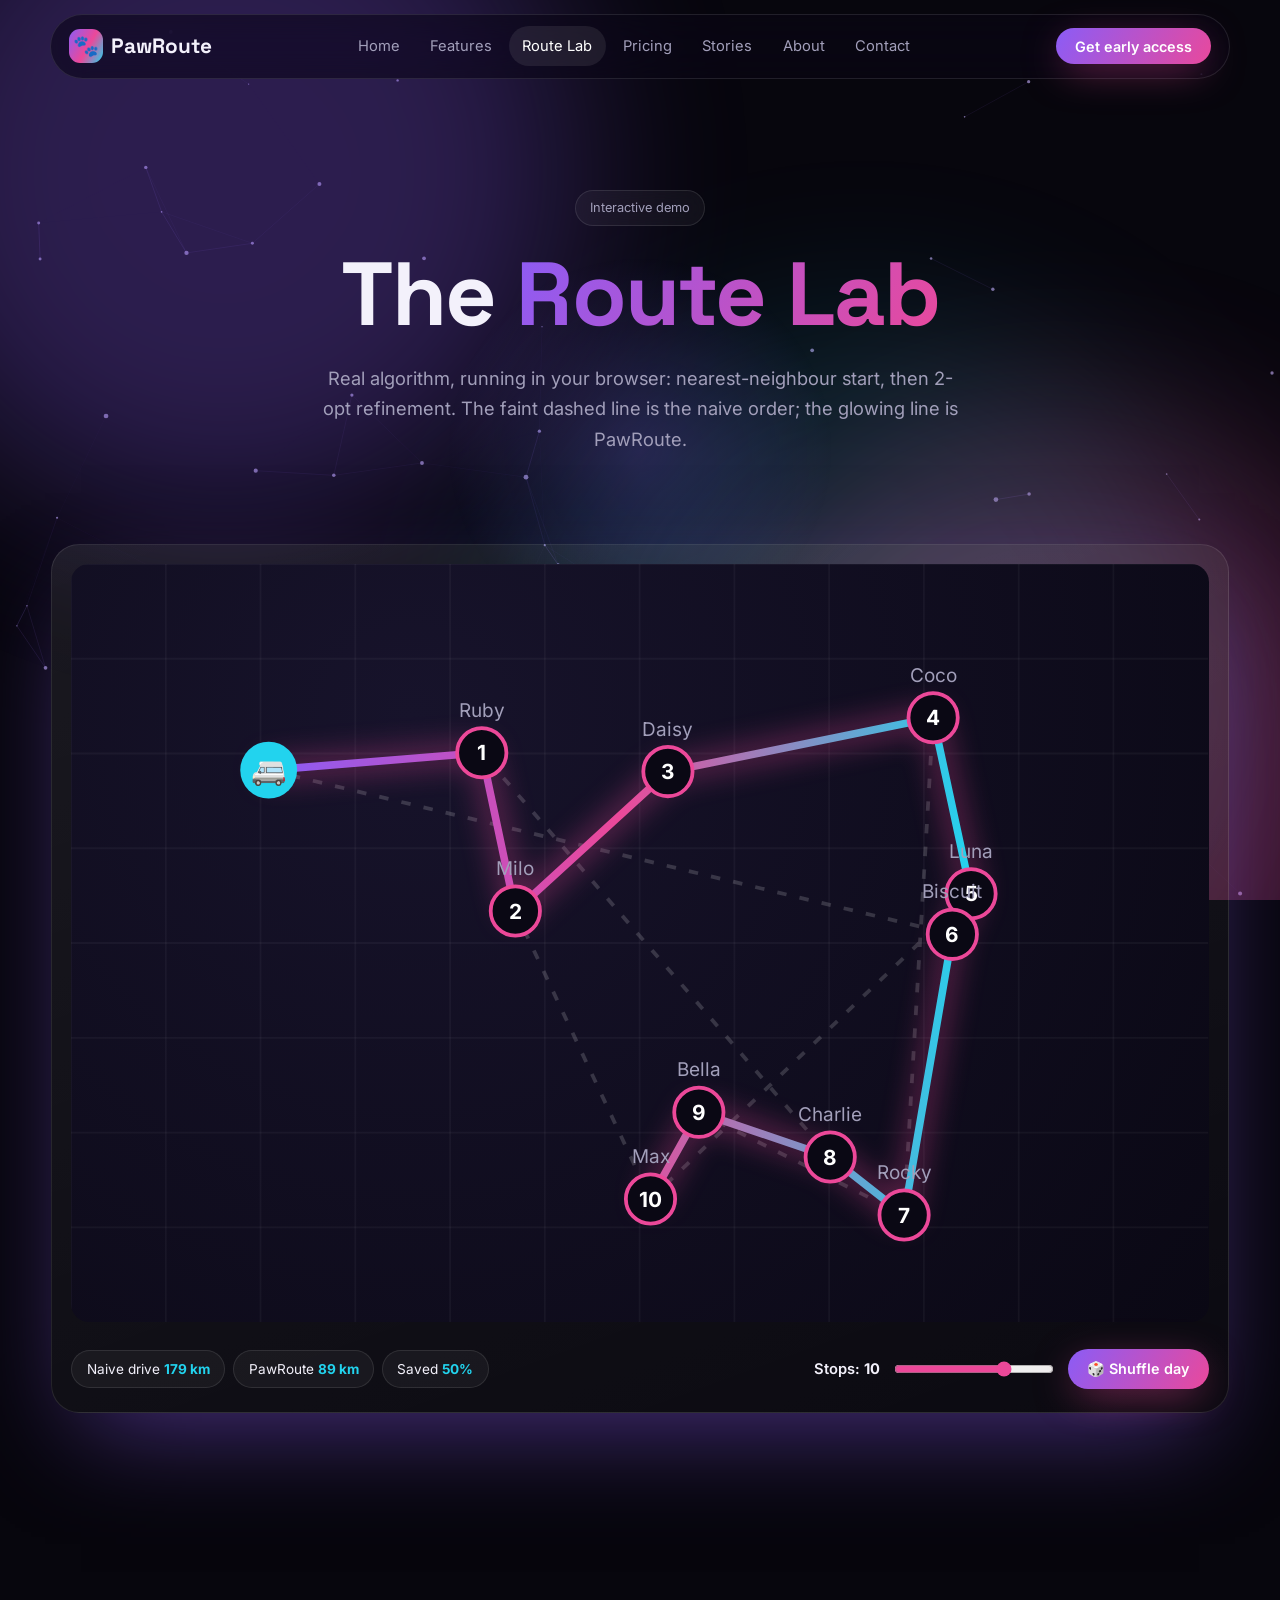
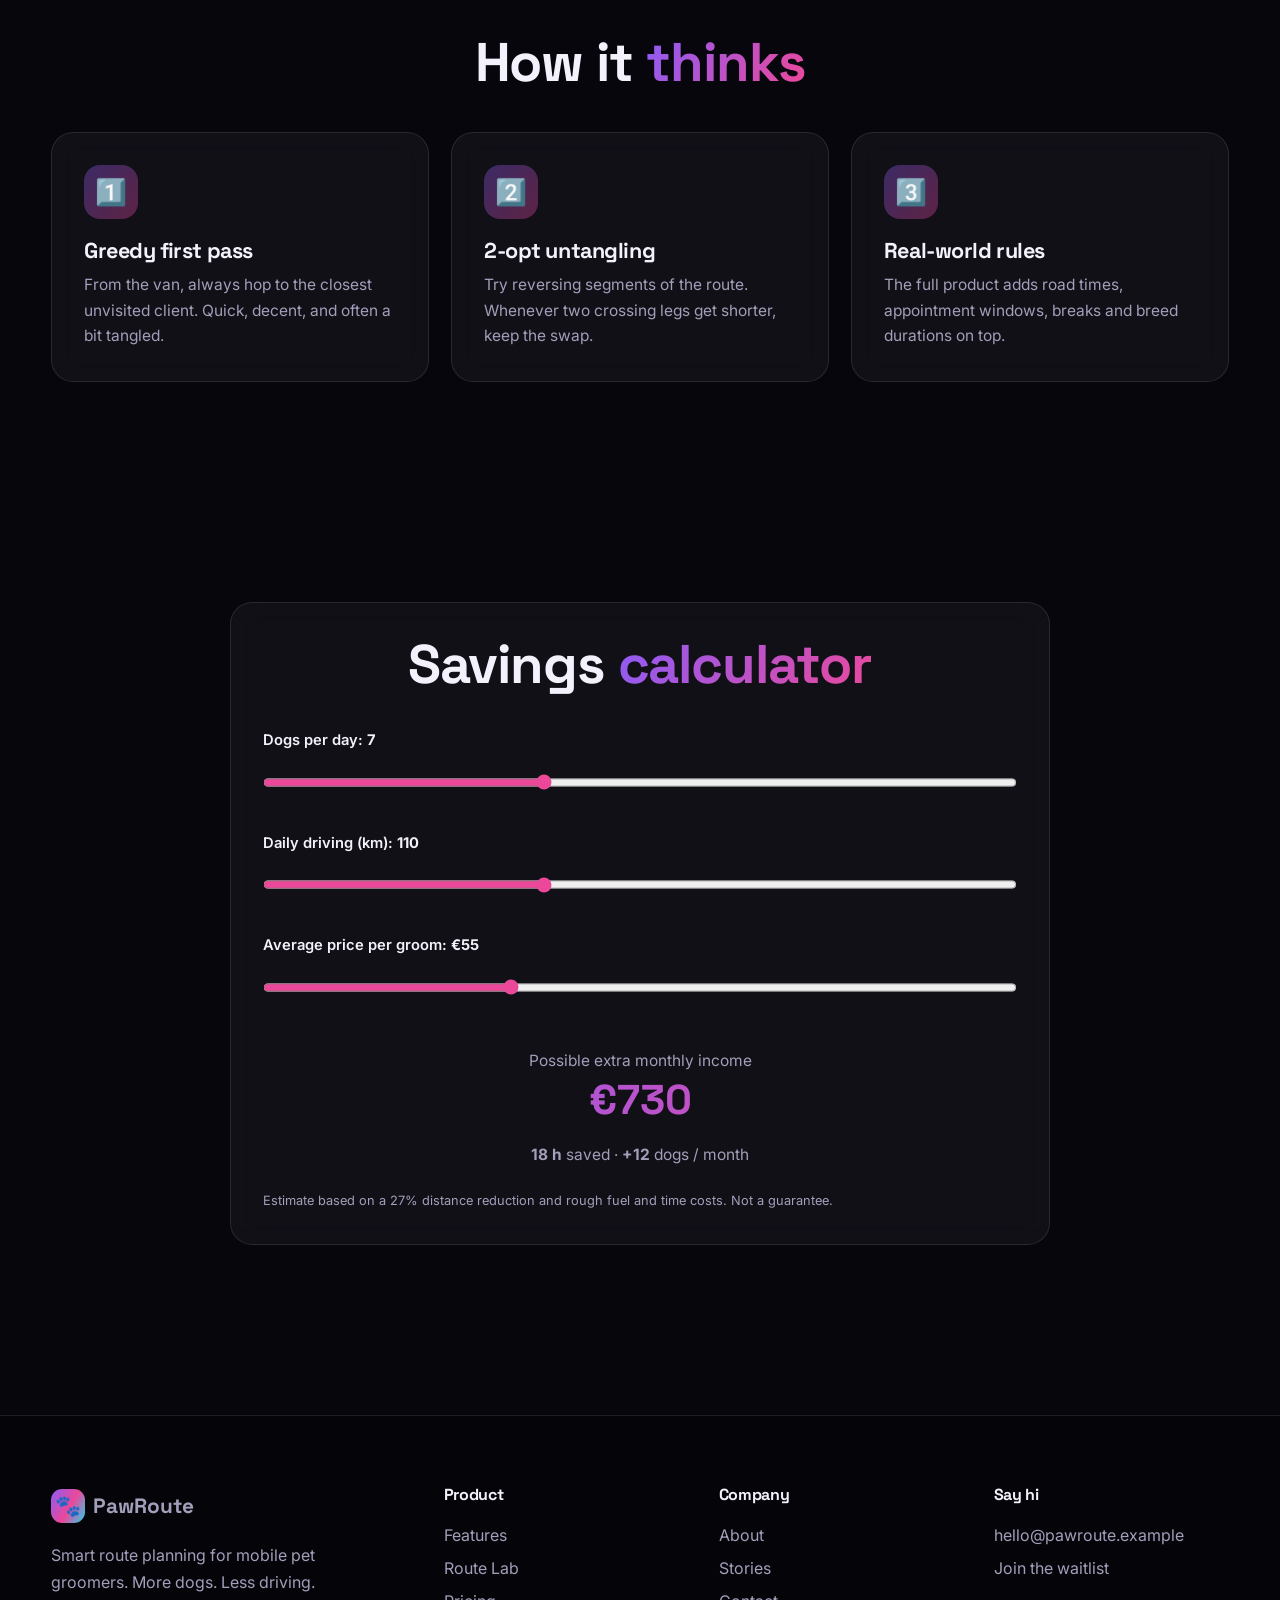
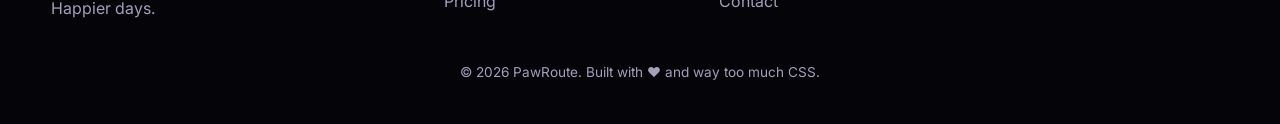
<file: routes.html>
<!doctype html>
<html lang="en">
<head>
<meta charset="utf-8">
<meta name="viewport" content="width=device-width,initial-scale=1">
<title>Route Lab — PawRoute</title>
<meta name="description" content="Interactive route optimiser demo. Slide the number of stops and watch PawRoute find a shorter path.">
<link href="https://fonts.googleapis.com/css2?family=Inter:wght@400;500;600&family=Space+Grotesk:wght@500;700&display=swap" rel="stylesheet">
<link rel="stylesheet" href="style.css">
</head>
<body>
<header class="page-hero center"><div class="wrap">
  <span class="eyebrow rv">Interactive demo</span>
  <h1 class="rv d1" style="margin:1.2rem 0">The <span class="grad">Route Lab</span></h1>
  <p class="lead rv d2">Real algorithm, running in your browser: nearest-neighbour start, then 2-opt refinement. The faint dashed line is the naive order; the glowing line is PawRoute.</p>
</div></header>

<section style="padding-top:30px"><div class="wrap">
  <div class="demo rv">
    <svg id="route-svg" viewBox="0 0 600 400" data-stops="10"></svg>
    <div class="bar">
      <div id="demo-stats" style="display:flex;gap:8px;flex-wrap:wrap"></div>
      <div style="display:flex;gap:14px;align-items:center;flex-wrap:wrap">
        <label style="margin:0">Stops: <b id="stops-val">10</b></label>
        <input type="range" id="stops" min="3" max="12" value="10" style="width:160px">
        <button class="btn" id="shuffle">🎲 Shuffle day</button>
      </div>
    </div>
  </div>
</div></section>

<section><div class="wrap">
  <div class="center rv"><h2>How it <span class="grad">thinks</span></h2></div>
  <div class="grid g3" style="margin-top:2.5rem">
    <div class="card rv"><div class="ic">1️⃣</div><h3>Greedy first pass</h3><p>From the van, always hop to the closest unvisited client. Quick, decent, and often a bit tangled.</p></div>
    <div class="card rv d1"><div class="ic">2️⃣</div><h3>2-opt untangling</h3><p>Try reversing segments of the route. Whenever two crossing legs get shorter, keep the swap.</p></div>
    <div class="card rv d2"><div class="ic">3️⃣</div><h3>Real-world rules</h3><p>The full product adds road times, appointment windows, breaks and breed durations on top.</p></div>
  </div>
</div></section>

<section><div class="wrap"><div class="card rv" id="calc" style="max-width:820px;margin:auto">
  <h2 class="center">Savings <span class="grad">calculator</span></h2>
  <div class="grid g2" style="gap:30px;align-items:center">
    <div>
      <label>Dogs per day: <b id="c-dogs-v"></b></label><input id="c-dogs" type="range" min="3" max="14" value="7">
      <label>Daily driving (km): <b id="c-km-v"></b></label><input id="c-km" type="range" min="30" max="250" value="110">
      <label>Average price per groom: <b id="c-price-v"></b></label><input id="c-price" type="range" min="25" max="120" value="55">
    </div>
    <div class="center">
      <p style="color:var(--muted)">Possible extra monthly income</p><div class="out grad" id="o-rev">€0</div>
      <p style="color:var(--muted);margin-top:1rem"><b id="o-hrs"></b> saved · <b id="o-dogs"></b> dogs / month</p>
    </div>
  </div>
  <p style="color:var(--muted);font-size:.8rem;margin-top:1.4rem">Estimate based on a 27% distance reduction and rough fuel and time costs. Not a guarantee.</p>
</div></div></section>
<script src="script.js"></script>
</body>
</html>
</file>
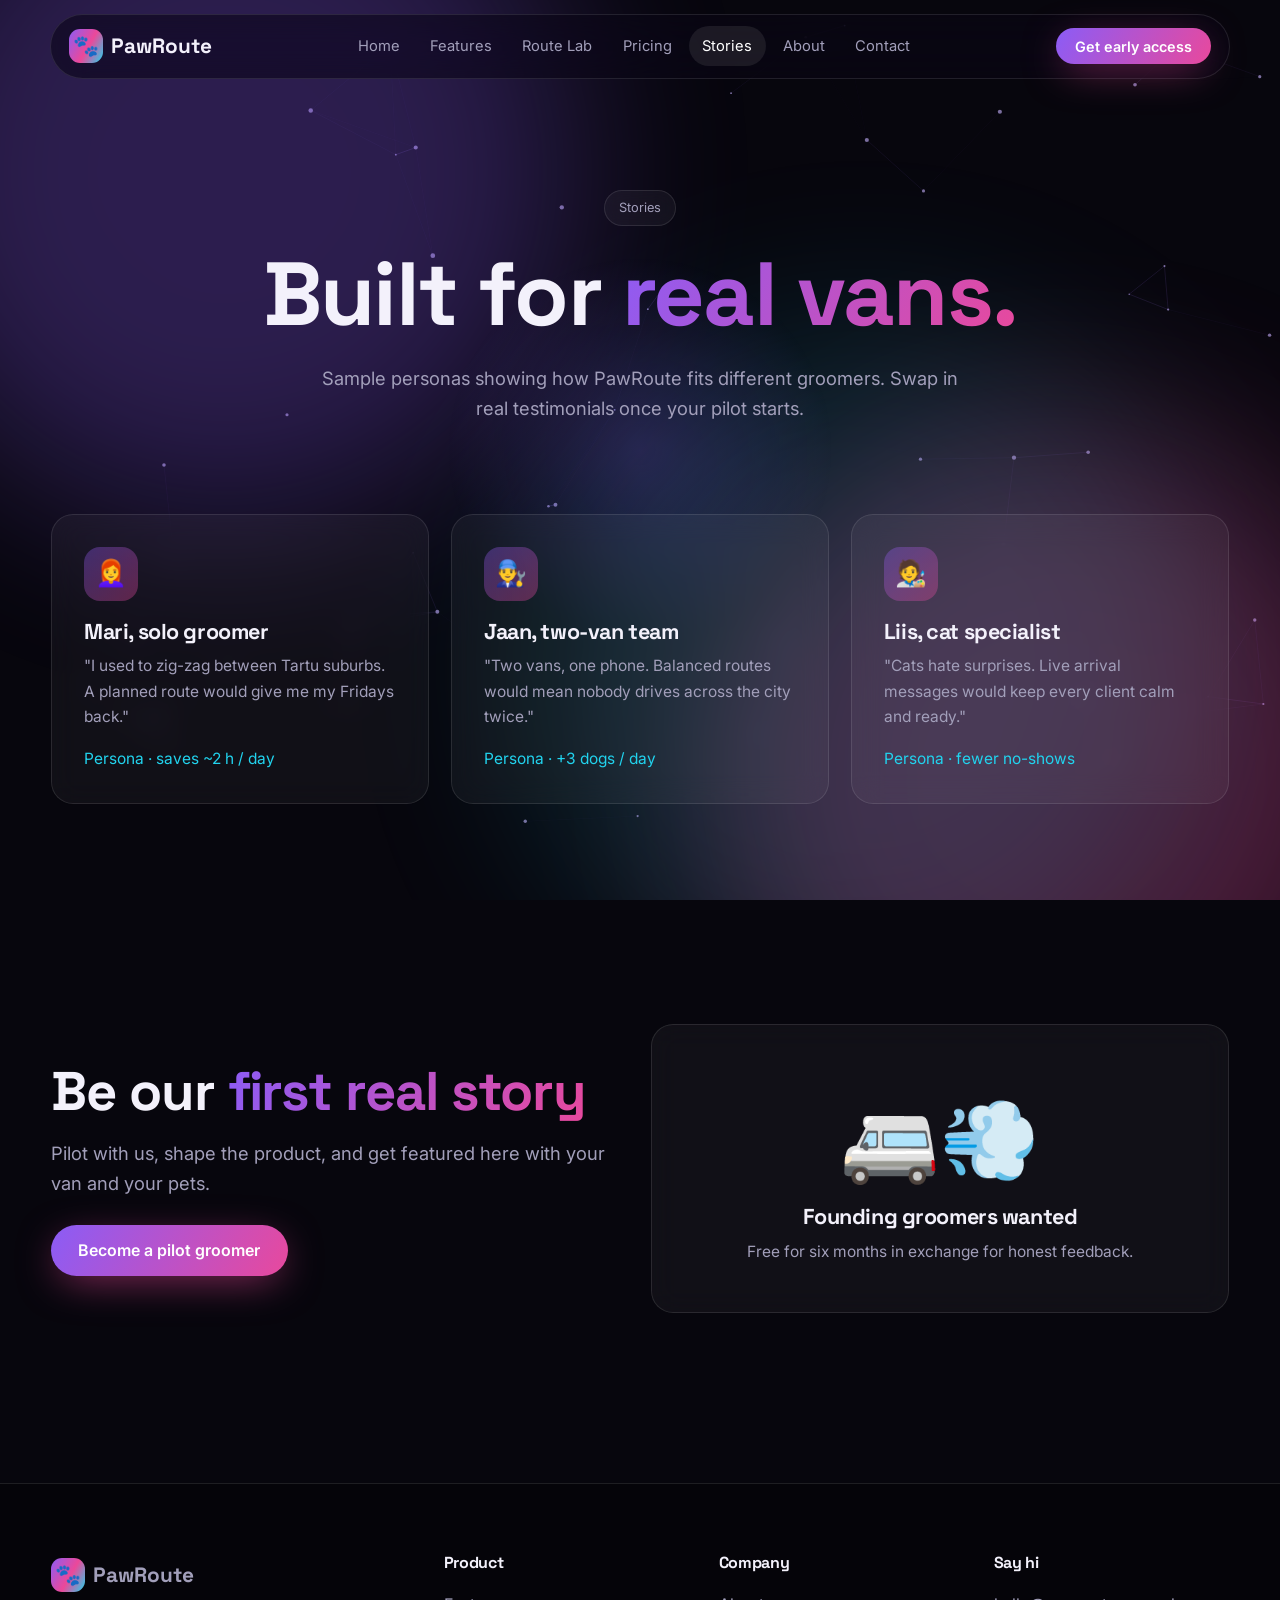
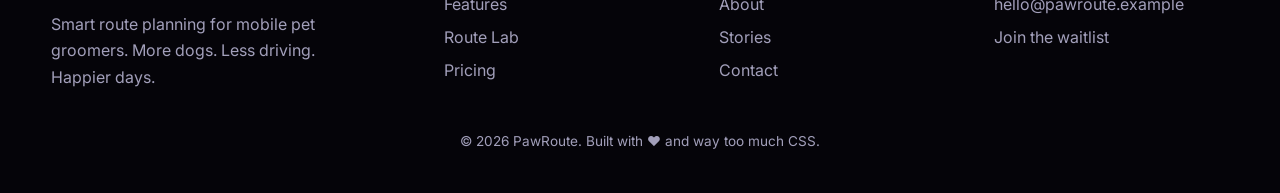
<file: stories.html>
<!doctype html>
<html lang="en">
<head>
<meta charset="utf-8">
<meta name="viewport" content="width=device-width,initial-scale=1">
<title>Stories — PawRoute</title>
<meta name="description" content="Meet the kind of groomers PawRoute is built for.">
<link href="https://fonts.googleapis.com/css2?family=Inter:wght@400;500;600&family=Space+Grotesk:wght@500;700&display=swap" rel="stylesheet">
<link rel="stylesheet" href="style.css">
</head>
<body>
<header class="page-hero center"><div class="wrap">
  <span class="eyebrow rv">Stories</span>
  <h1 class="rv d1" style="margin:1.2rem 0">Built for <span class="grad">real vans.</span></h1>
  <p class="lead rv d2">Sample personas showing how PawRoute fits different groomers. Swap in real testimonials once your pilot starts.</p>
</div></header>

<section style="padding-top:30px"><div class="wrap grid g3">
  <div class="card rv"><div class="ic">👩‍🦰</div><h3>Mari, solo groomer</h3><p>"I used to zig-zag between Tartu suburbs. A planned route would give me my Fridays back."</p><p style="margin-top:1rem;color:var(--c)">Persona · saves ~2 h / day</p></div>
  <div class="card rv d1"><div class="ic">👨‍🔧</div><h3>Jaan, two-van team</h3><p>"Two vans, one phone. Balanced routes would mean nobody drives across the city twice."</p><p style="margin-top:1rem;color:var(--c)">Persona · +3 dogs / day</p></div>
  <div class="card rv d2"><div class="ic">🧑‍🎨</div><h3>Liis, cat specialist</h3><p>"Cats hate surprises. Live arrival messages would keep every client calm and ready."</p><p style="margin-top:1rem;color:var(--c)">Persona · fewer no-shows</p></div>
</div></section>

<section><div class="wrap grid g2" style="align-items:center">
  <div class="rv"><h2>Be our <span class="grad">first real story</span></h2><p class="lead">Pilot with us, shape the product, and get featured here with your van and your pets.</p><br><a href="contact.html" class="btn">Become a pilot groomer</a></div>
  <div class="card rv d1 center" style="padding:3rem"><div style="font-size:5rem">🚐💨</div><h3>Founding groomers wanted</h3><p>Free for six months in exchange for honest feedback.</p></div>
</div></section>
<script src="script.js"></script>
</body>
</html>
</file>
<file: style.css>
/* ============ PawRoute — shared styles ============ */
:root{
  --bg:#07060d; --bg2:#0d0b18; --card:rgba(255,255,255,.045); --line:rgba(255,255,255,.1);
  --text:#f3f1fb; --muted:#a29fba;
  --a:#8b5cf6; --b:#ec4899; --c:#22d3ee; --d:#facc15;
  --grad:linear-gradient(120deg,var(--a),var(--b) 55%,var(--c));
  --r:22px; --ease:cubic-bezier(.2,.8,.2,1);
}
*{box-sizing:border-box;margin:0;padding:0}
html{scroll-behavior:smooth}
body{font-family:'Inter',system-ui,sans-serif;background:var(--bg);color:var(--text);line-height:1.65;overflow-x:hidden;-webkit-font-smoothing:antialiased}
h1,h2,h3,h4{font-family:'Space Grotesk',sans-serif;line-height:1.1;letter-spacing:-.02em}
a{color:inherit;text-decoration:none}
img,svg{max-width:100%}
::selection{background:var(--b);color:#fff}
::-webkit-scrollbar{width:10px}::-webkit-scrollbar-track{background:var(--bg)}::-webkit-scrollbar-thumb{background:var(--grad);border-radius:10px}

/* background layers */
#fx{position:fixed;inset:0;z-index:-3;pointer-events:none}
.aurora{position:fixed;inset:0;z-index:-2;pointer-events:none;overflow:hidden}
.aurora i{position:absolute;width:55vmax;height:55vmax;border-radius:50%;filter:blur(90px);opacity:.28;animation:float 22s ease-in-out infinite}
.aurora i:nth-child(1){background:var(--a);top:-20%;left:-10%}
.aurora i:nth-child(2){background:var(--b);bottom:-25%;right:-10%;animation-delay:-8s}
.aurora i:nth-child(3){background:var(--c);top:35%;left:40%;opacity:.14;animation-delay:-15s}
@keyframes float{50%{transform:translate(8vw,-6vh) scale(1.15) rotate(25deg)}}
.glow{position:fixed;width:420px;height:420px;border-radius:50%;pointer-events:none;z-index:-1;
  background:radial-gradient(circle,rgba(139,92,246,.22),transparent 65%);transform:translate(-50%,-50%);left:50%;top:50%;transition:opacity .3s}
.progress{position:fixed;top:0;left:0;height:3px;width:0;background:var(--grad);z-index:200}

/* layout */
.wrap{width:min(1180px,92%);margin:auto}
section{padding:110px 0;position:relative}
.eyebrow{display:inline-flex;gap:.5rem;align-items:center;padding:.4rem .9rem;border:1px solid var(--line);border-radius:99px;background:var(--card);font-size:.8rem;color:var(--muted);backdrop-filter:blur(10px)}
.eyebrow b{width:8px;height:8px;border-radius:50%;background:#34d399;box-shadow:0 0 12px #34d399;animation:pulse 1.8s infinite}
@keyframes pulse{50%{transform:scale(1.6);opacity:.5}}
.grad{background:var(--grad);-webkit-background-clip:text;background-clip:text;color:transparent;background-size:200% auto;animation:shine 6s linear infinite}
@keyframes shine{to{background-position:200% center}}
h1{font-size:clamp(2.8rem,7vw,5.6rem)}
h2{font-size:clamp(2rem,4.5vw,3.4rem);margin-bottom:1rem}
.lead{font-size:1.15rem;color:var(--muted);max-width:640px}
.center{text-align:center}.center .lead{margin:auto}

/* nav */
nav{position:fixed;top:14px;left:50%;transform:translateX(-50%);width:min(1180px,94%);z-index:100;display:flex;align-items:center;justify-content:space-between;
  padding:.7rem 1.1rem;border:1px solid var(--line);border-radius:99px;background:rgba(10,8,20,.62);backdrop-filter:blur(18px) saturate(1.4);transition:.4s var(--ease)}
nav.scrolled{background:rgba(10,8,20,.88);box-shadow:0 10px 40px rgba(0,0,0,.5)}
.logo{font-family:'Space Grotesk';font-weight:700;font-size:1.3rem;display:flex;gap:.5rem;align-items:center}
.logo span{display:grid;place-items:center;width:34px;height:34px;border-radius:11px;background:var(--grad);animation:wob 4s ease-in-out infinite}
@keyframes wob{50%{transform:rotate(-12deg) scale(1.08)}}
.links{display:flex;gap:.2rem;align-items:center}
.links a{padding:.5rem .85rem;border-radius:99px;font-size:.92rem;color:var(--muted);transition:.25s}
.links a:hover,.links a.active{color:#fff;background:rgba(255,255,255,.08)}
.burger{display:none;background:none;border:0;color:#fff;font-size:1.6rem;cursor:pointer}

/* buttons */
.btn{position:relative;display:inline-flex;align-items:center;gap:.6rem;padding:.95rem 1.7rem;border-radius:99px;border:0;font:600 1rem 'Inter';color:#fff;cursor:pointer;
  background:var(--grad);background-size:200% auto;box-shadow:0 10px 40px -8px rgba(236,72,153,.6);transition:.4s var(--ease);overflow:hidden}
.btn:hover{background-position:right center;transform:translateY(-3px) scale(1.03);box-shadow:0 18px 50px -8px rgba(139,92,246,.8)}
.btn.ghost{background:var(--card);border:1px solid var(--line);box-shadow:none;backdrop-filter:blur(10px)}
.btn.ghost:hover{border-color:var(--b)}
.btn::after{content:'';position:absolute;inset:0;background:linear-gradient(110deg,transparent 30%,rgba(255,255,255,.35),transparent 70%);transform:translateX(-120%)}
.btn:hover::after{transform:translateX(120%);transition:.8s}

/* cards */
.grid{display:grid;gap:22px}
.g3{grid-template-columns:repeat(auto-fit,minmax(300px,1fr))}
.g2{grid-template-columns:repeat(auto-fit,minmax(380px,1fr))}
.g4{grid-template-columns:repeat(auto-fit,minmax(240px,1fr))}
.card{position:relative;padding:2rem;border-radius:var(--r);background:var(--card);border:1px solid var(--line);backdrop-filter:blur(14px);transition:transform .25s var(--ease),border-color .3s;transform-style:preserve-3d;overflow:hidden}
.card::before{content:'';position:absolute;inset:0;background:radial-gradient(500px circle at var(--mx,50%) var(--my,0%),rgba(139,92,246,.2),transparent 45%);opacity:0;transition:.3s}
.card:hover{border-color:rgba(236,72,153,.5)}.card:hover::before{opacity:1}
.card .ic{width:54px;height:54px;border-radius:16px;display:grid;place-items:center;font-size:1.6rem;background:linear-gradient(135deg,rgba(139,92,246,.35),rgba(236,72,153,.35));margin-bottom:1.2rem}
.card h3{font-size:1.35rem;margin-bottom:.6rem}
.card p{color:var(--muted);font-size:.97rem}

/* hero */
.hero{min-height:100vh;display:flex;align-items:center;padding-top:150px}
.hero-grid{display:grid;grid-template-columns:1.05fr .95fr;gap:50px;align-items:center}
.hero h1{margin:1.4rem 0}
.cta-row{display:flex;gap:14px;flex-wrap:wrap;margin-top:2rem}
.caret{display:inline-block;width:4px;height:.85em;background:var(--b);margin-left:6px;vertical-align:-.05em;animation:blink 1s steps(2) infinite}
@keyframes blink{50%{opacity:0}}
.page-hero{padding:190px 0 60px}

/* route demo */
.demo{padding:1.2rem;border-radius:28px;background:linear-gradient(160deg,rgba(255,255,255,.08),rgba(255,255,255,.02));border:1px solid var(--line);box-shadow:0 40px 100px -30px rgba(139,92,246,.5)}
.demo svg{width:100%;height:auto;border-radius:18px;background:radial-gradient(circle at 30% 20%,#17132b,#0a0814)}
.demo .bar{display:flex;gap:10px;flex-wrap:wrap;align-items:center;justify-content:space-between;margin-top:1rem}
.stat-pill{padding:.45rem .9rem;border-radius:99px;background:var(--card);border:1px solid var(--line);font-size:.85rem}
.stat-pill b{color:var(--c)}
.demo .btn{padding:.7rem 1.2rem;font-size:.9rem}
.path-line{fill:none;stroke:url(#pg);stroke-width:4;stroke-linecap:round;stroke-linejoin:round;stroke-dasharray:2000;stroke-dashoffset:2000;animation:draw 1.8s var(--ease) forwards;filter:drop-shadow(0 0 8px #ec4899)}
@keyframes draw{to{stroke-dashoffset:0}}

/* marquee */
.marquee{overflow:hidden;padding:26px 0;border-block:1px solid var(--line);background:rgba(255,255,255,.02);mask:linear-gradient(90deg,transparent,#000 12%,#000 88%,transparent)}
.marquee div{display:flex;gap:3.5rem;width:max-content;animation:scroll 32s linear infinite;font:600 1.4rem 'Space Grotesk';color:var(--muted);white-space:nowrap}
.marquee:hover div{animation-play-state:paused}
@keyframes scroll{to{transform:translateX(-50%)}}

/* stats */
.num{font:700 clamp(2.6rem,5vw,4rem) 'Space Grotesk'}
.stat{text-align:center;padding:1.5rem}
.stat p{color:var(--muted)}

/* steps / timeline */
.steps{position:relative;display:grid;gap:26px;padding-left:34px}
.steps::before{content:'';position:absolute;left:11px;top:6px;bottom:6px;width:2px;background:var(--grad)}
.step{position:relative}
.step::before{content:attr(data-n);position:absolute;left:-34px;top:2px;width:24px;height:24px;border-radius:50%;background:var(--bg);border:2px solid var(--b);display:grid;place-items:center;font-size:.7rem;font-weight:700}

/* pricing */
.toggle{display:inline-flex;padding:5px;border-radius:99px;background:var(--card);border:1px solid var(--line);margin:1.5rem 0 2.5rem}
.toggle button{padding:.6rem 1.4rem;border:0;border-radius:99px;background:none;color:var(--muted);font:600 .95rem 'Inter';cursor:pointer;transition:.3s}
.toggle button.on{background:var(--grad);color:#fff}
.price{font:700 3.2rem 'Space Grotesk'}.price small{font-size:1rem;color:var(--muted);font-weight:400}
.plan.pop{border-color:var(--b);box-shadow:0 0 70px -15px rgba(236,72,153,.55);transform:scale(1.03)}
.plan ul{list-style:none;margin:1.4rem 0 2rem;display:grid;gap:.7rem;color:var(--muted)}
.plan li::before{content:'✦ ';color:var(--c)}
.badge{position:absolute;top:18px;right:18px;padding:.25rem .8rem;border-radius:99px;background:var(--grad);font-size:.75rem;font-weight:700}

/* calculator / forms */
label{display:block;margin:1.1rem 0 .4rem;font-weight:600;font-size:.92rem}
input[type=range]{width:100%;accent-color:var(--b)}
input,textarea,select{width:100%;padding:.9rem 1.1rem;border-radius:14px;border:1px solid var(--line);background:rgba(255,255,255,.04);color:#fff;font:1rem 'Inter';outline:0;transition:.3s}
input:focus,textarea:focus,select:focus{border-color:var(--b);box-shadow:0 0 0 4px rgba(236,72,153,.15)}
textarea{min-height:140px;resize:vertical}
.out{font:700 2.6rem 'Space Grotesk'}

/* faq */
details{border:1px solid var(--line);border-radius:18px;padding:1.2rem 1.5rem;background:var(--card);margin-bottom:12px;transition:.3s}
details[open]{border-color:var(--b)}
summary{cursor:pointer;font:600 1.1rem 'Space Grotesk';list-style:none;display:flex;justify-content:space-between}
summary::after{content:'+';font-size:1.5rem;color:var(--b);transition:.3s}
details[open] summary::after{transform:rotate(45deg)}
details p{color:var(--muted);margin-top:.8rem}

/* cta band + footer */
.band{padding:4rem 2rem;border-radius:34px;text-align:center;background:var(--grad);background-size:200% auto;animation:shine 8s linear infinite;box-shadow:0 40px 120px -30px rgba(236,72,153,.7)}
.band h2{color:#fff}.band p{color:rgba(255,255,255,.88);margin-bottom:1.6rem}
.band .btn{background:#fff;color:#111;box-shadow:none}
footer{border-top:1px solid var(--line);padding:70px 0 40px;margin-top:60px;background:rgba(0,0,0,.25)}
.fgrid{display:grid;grid-template-columns:1.5fr repeat(3,1fr);gap:40px}
footer h4{margin-bottom:1rem;font-size:1rem}
footer a{display:block;color:var(--muted);padding:.2rem 0;transition:.2s}footer a:hover{color:#fff;padding-left:6px}
.copy{margin-top:40px;color:var(--muted);font-size:.85rem;text-align:center}

/* reveal */
.rv{opacity:0;transform:translateY(40px);filter:blur(6px);transition:1s var(--ease)}
.rv.in{opacity:1;transform:none;filter:none}
.d1{transition-delay:.1s}.d2{transition-delay:.2s}.d3{transition-delay:.3s}

@media(max-width:900px){
  .hero-grid,.fgrid{grid-template-columns:1fr}
  .links{position:absolute;top:70px;left:0;right:0;flex-direction:column;background:rgba(10,8,20,.97);border:1px solid var(--line);border-radius:24px;padding:1rem;display:none}
  .links.open{display:flex}.burger{display:block}
  .g2{grid-template-columns:1fr}.plan.pop{transform:none}
}
@media(prefers-reduced-motion:reduce){*{animation:none!important;transition:none!important}.rv{opacity:1;transform:none;filter:none}}
</file>
